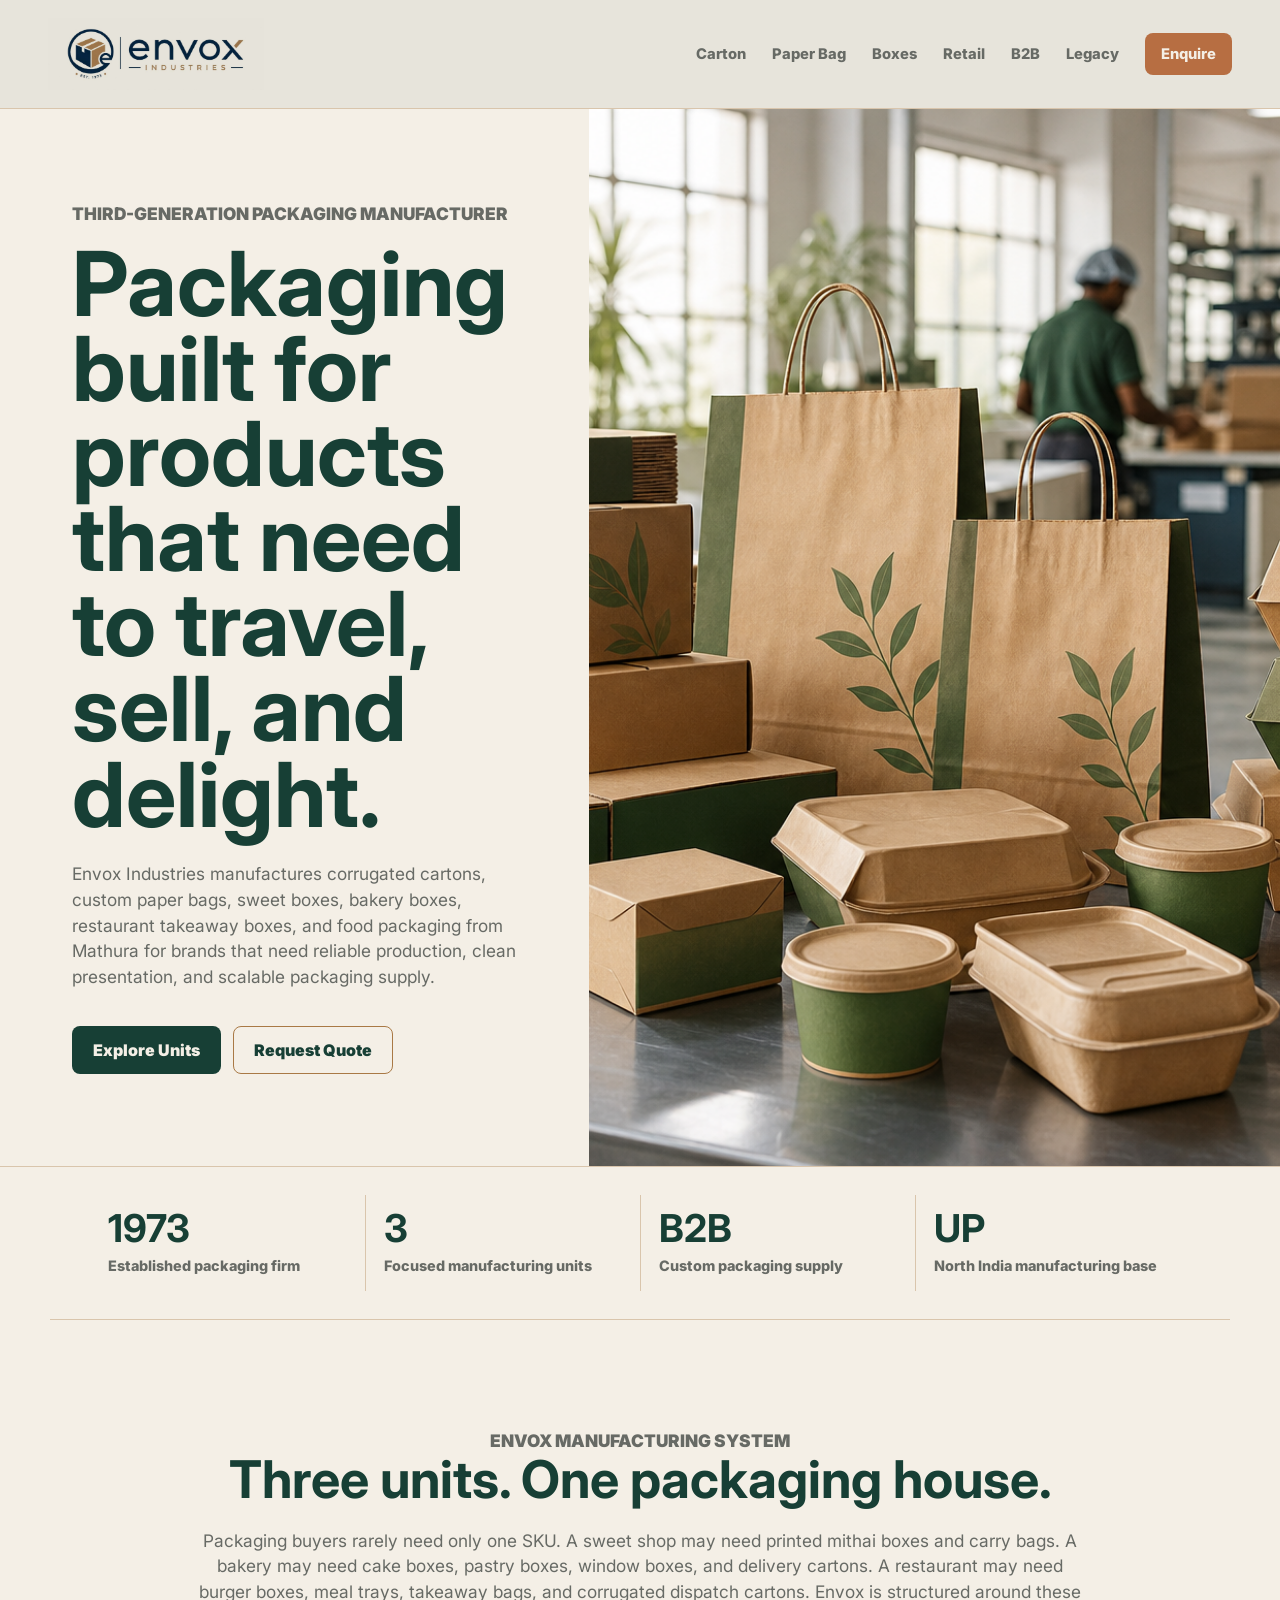
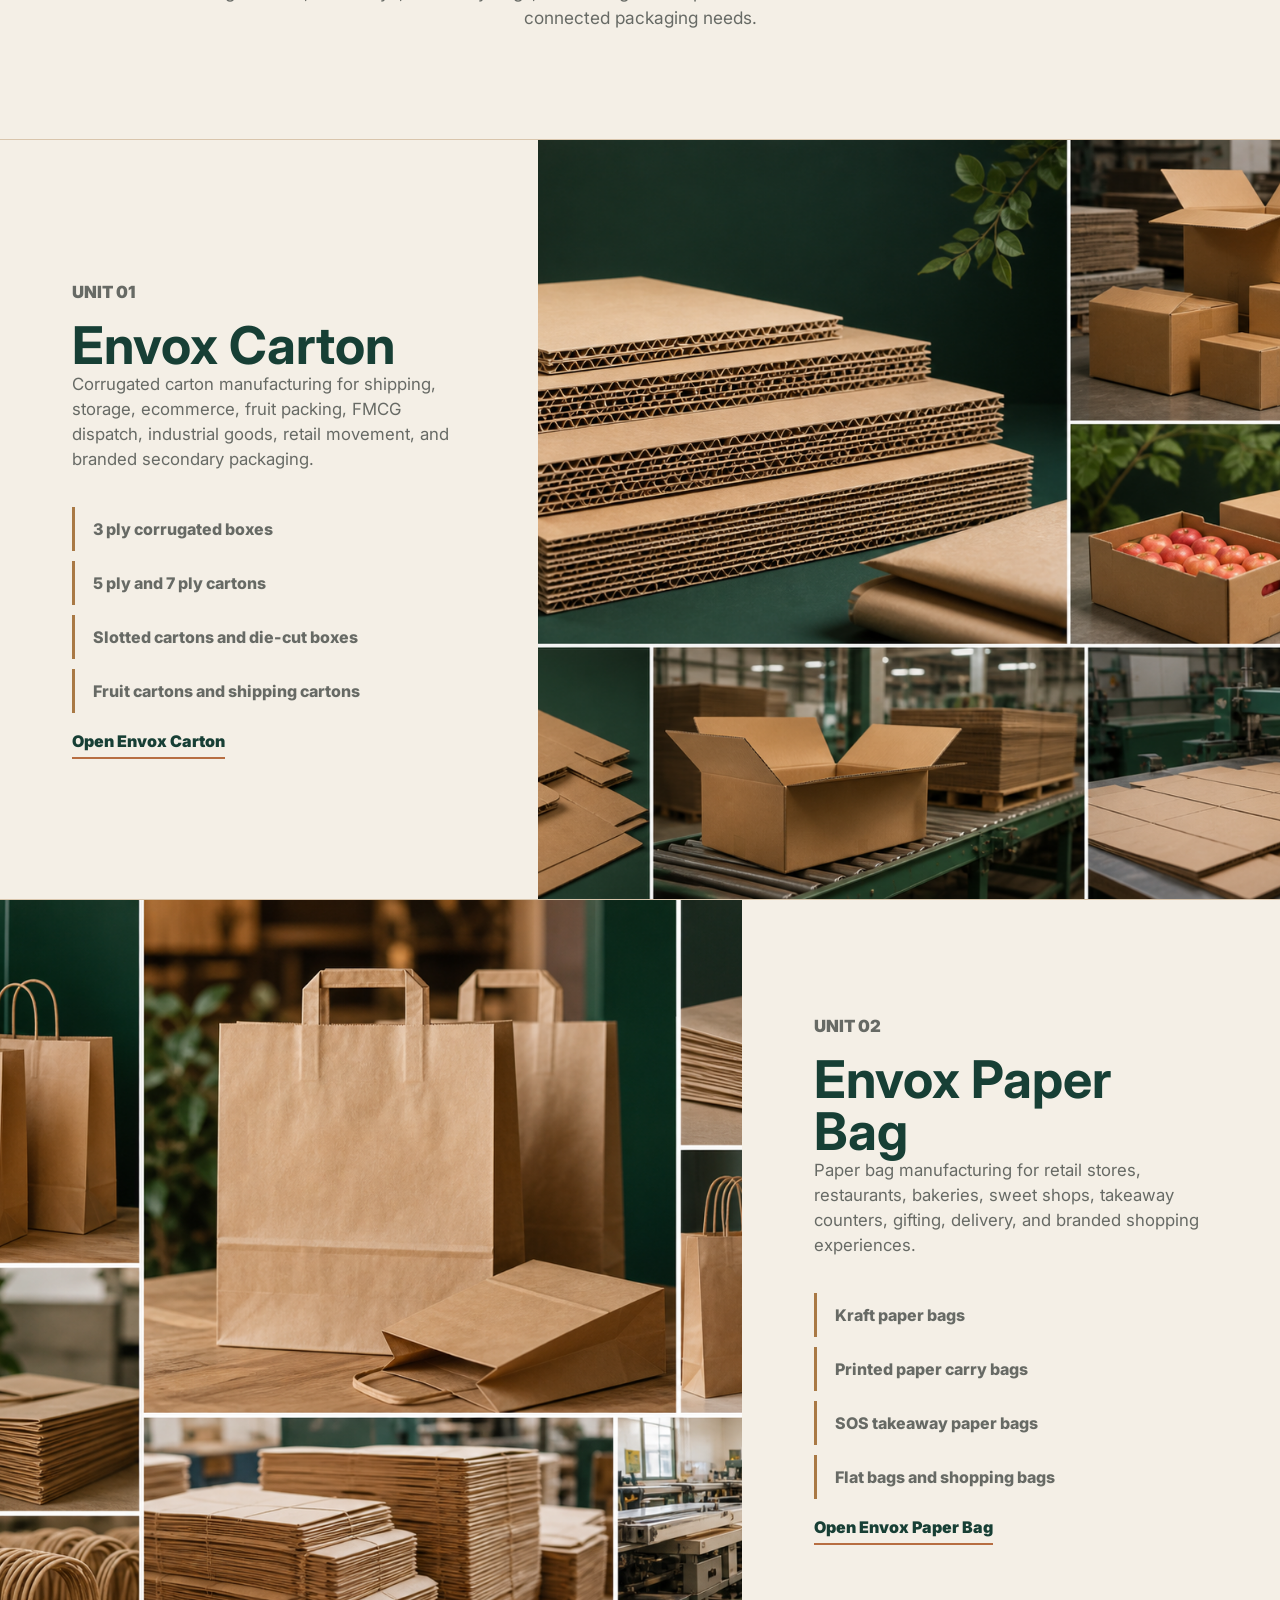
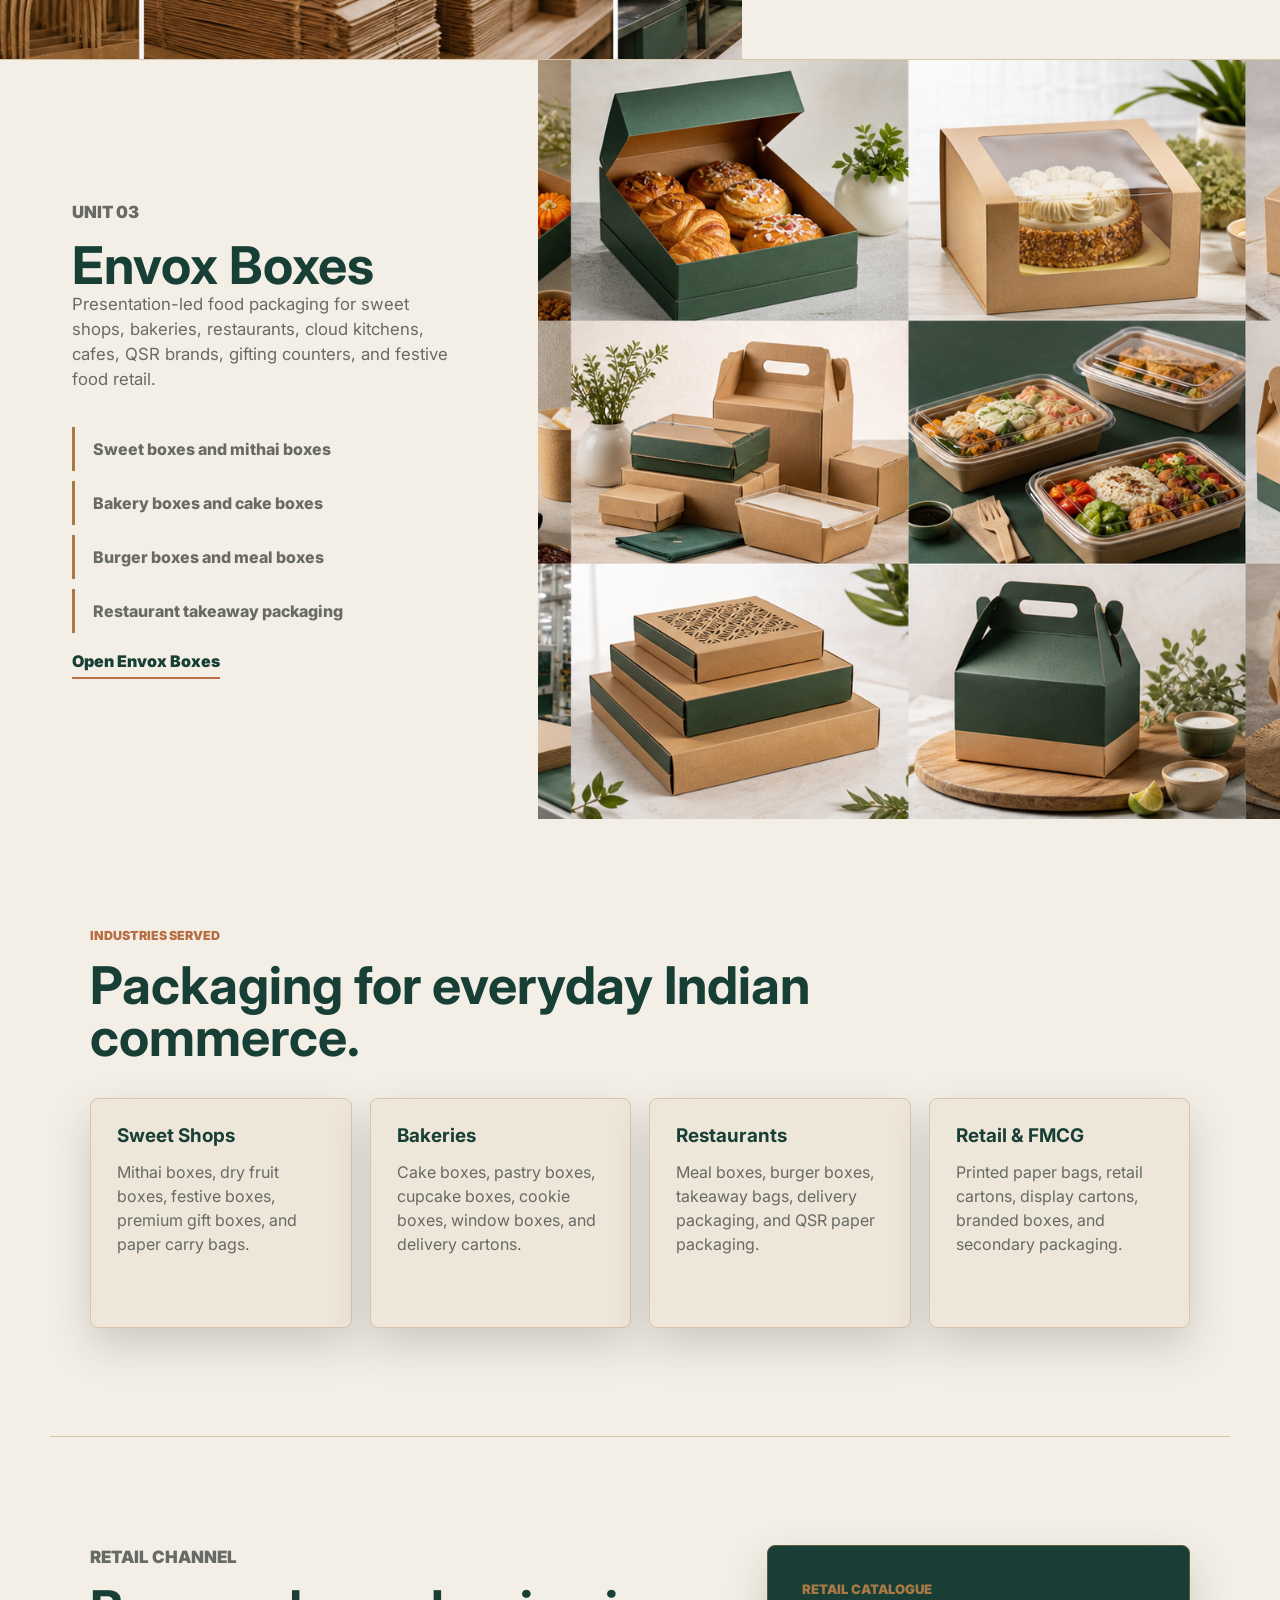
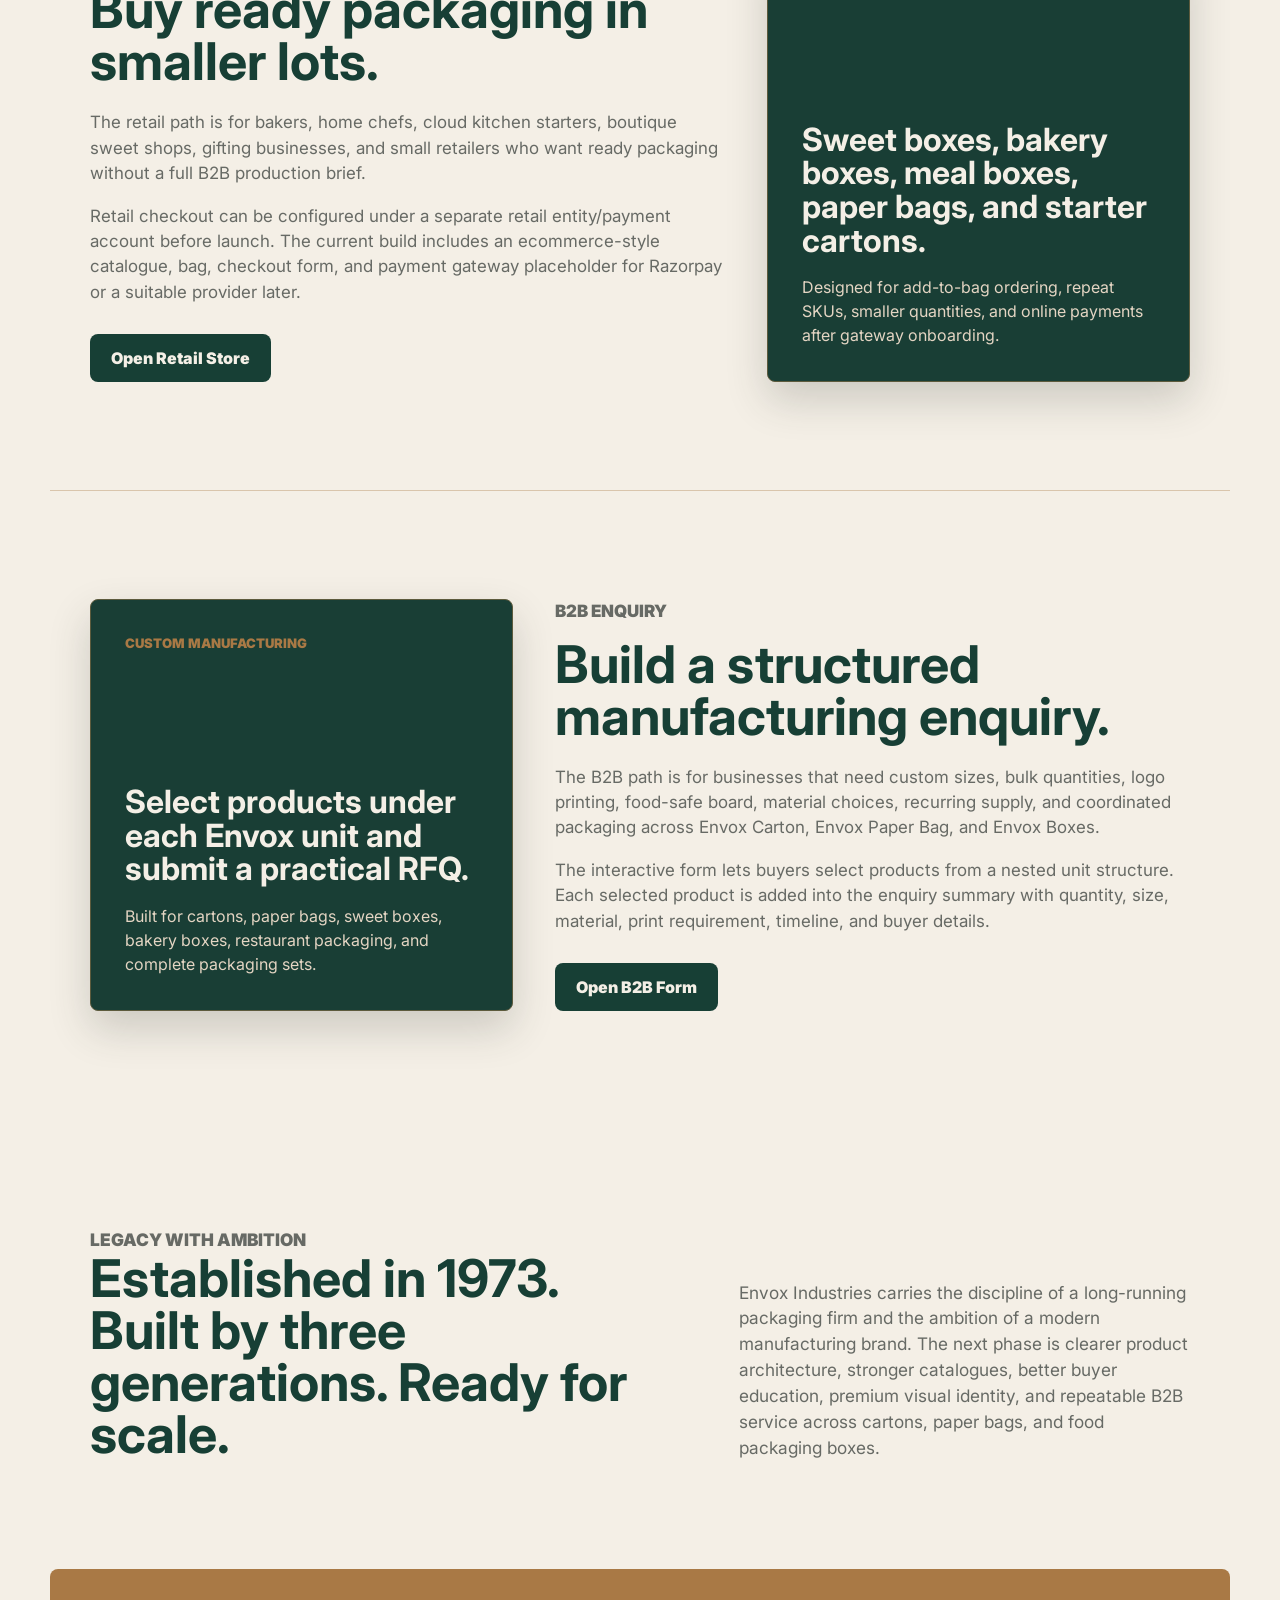
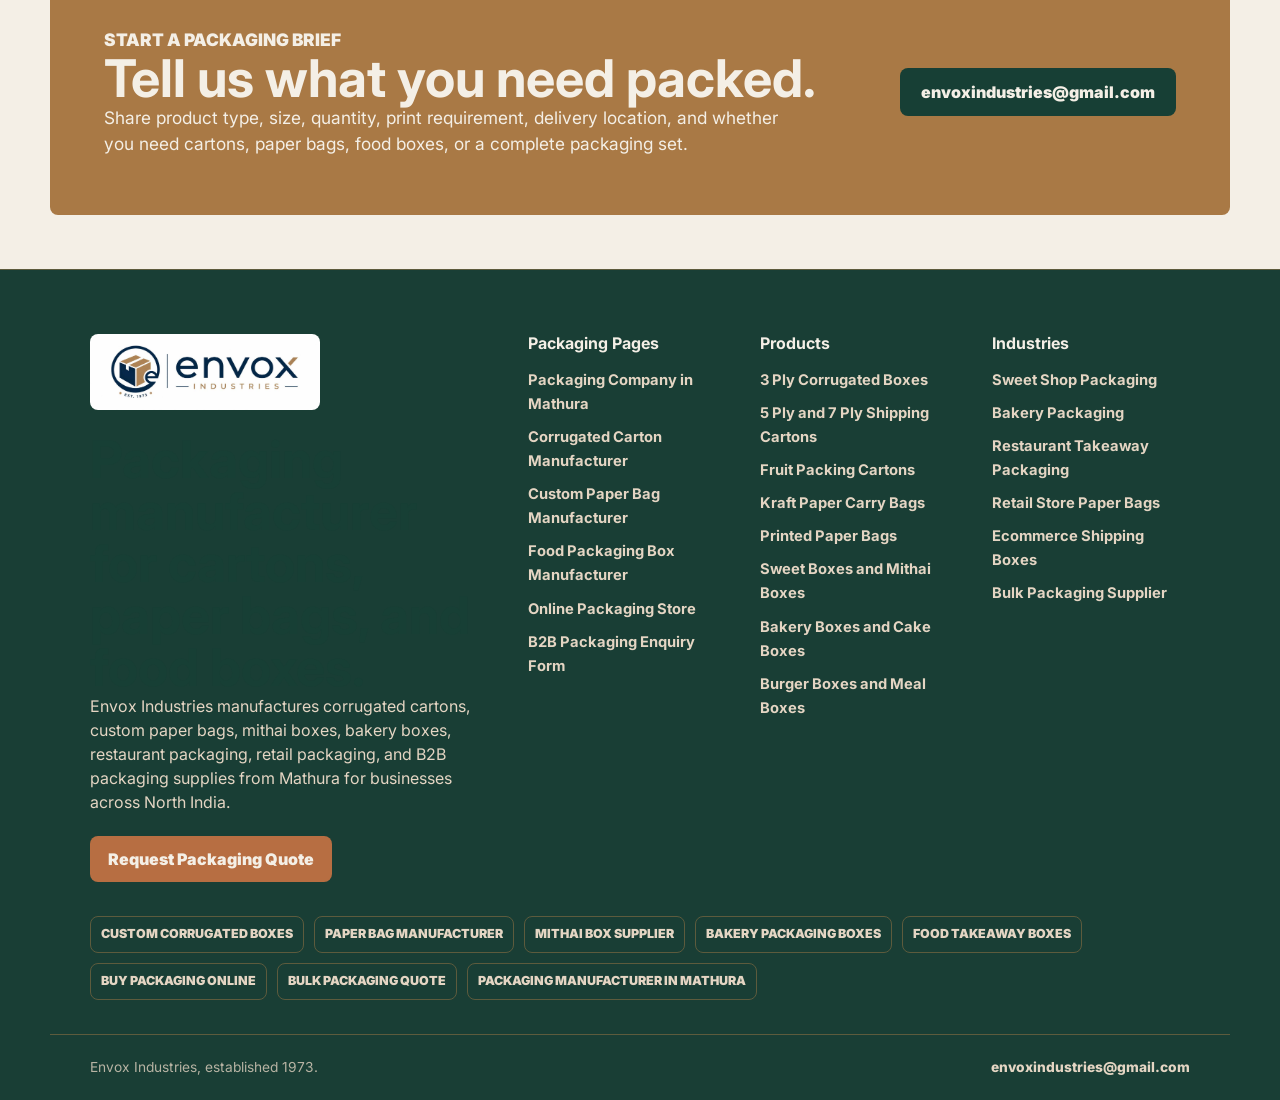
<file: index.html>
<!doctype html>
<html lang="en">
  <head>
    <meta charset="utf-8">
    <meta name="viewport" content="width=device-width, initial-scale=1">
    <title>Envox Industries | Cartons, Paper Bags & Food Packaging Since 1973</title>
    <meta
      name="description"
      content="Envox Industries is a third-generation packaging manufacturer established in 1973, making corrugated cartons, paper bags, sweet boxes, bakery boxes, and restaurant packaging."
    >
    <link rel="preconnect" href="https://fonts.googleapis.com">
    <link rel="preconnect" href="https://fonts.gstatic.com" crossorigin>
    <link
      href="https://fonts.googleapis.com/css2?family=Inter:wght@400;500;600;700;800;900&display=swap"
      rel="stylesheet"
    >
    <link rel="stylesheet" href="styles.css">
    <link rel="icon" href="assets/envox-logo.jpg" type="image/jpeg">
  </head>
  <body>
    <header class="site-header">
      <a class="brand" href="index.html" aria-label="Envox Industries home">
        <img class="brand-full-logo" src="assets/envox-full-logo.jpg" alt="Envox Industries">
      </a>
      <nav class="site-nav" aria-label="Primary navigation">
        <a href="carton.html">Carton</a>
        <a href="paper-bags.html">Paper Bag</a>
        <a href="boxes.html">Boxes</a>
        <a href="retail.html">Retail</a>
        <a href="b2b.html">B2B</a>
        <a href="index.html#legacy">Legacy</a>
        <a class="nav-cta" href="index.html#contact">Enquire</a>
      </nav>
    </header>

    <main>
      <section class="home-hero" aria-labelledby="hero-title">
        <div class="hero-copy">
          <p class="eyebrow">Third-generation packaging manufacturer</p>
          <h1 id="hero-title">Packaging built for products that need to travel, sell, and delight.</h1>
          <p class="hero-text">
            Envox Industries manufactures corrugated cartons, custom paper bags,
            sweet boxes, bakery boxes, restaurant takeaway boxes, and food
            packaging from Mathura for brands that need reliable production,
            clean presentation, and scalable packaging supply.
          </p>
          <div class="hero-actions">
            <a class="button primary" href="#units">Explore Units</a>
            <a class="button secondary" href="#contact">Request Quote</a>
          </div>
        </div>
        <figure class="hero-media">
          <img
            src="assets/envox-packaging-hero.png"
            alt="Kraft cartons, paper bags, bakery boxes, and restaurant packaging in a manufacturing workspace"
          >
        </figure>
      </section>

      <section class="stats-band" aria-label="Company highlights">
        <div>
          <strong>1973</strong>
          <span>Established packaging firm</span>
        </div>
        <div>
          <strong>3</strong>
          <span>Focused manufacturing units</span>
        </div>
        <div>
          <strong>B2B</strong>
          <span>Custom packaging supply</span>
        </div>
        <div>
          <strong>UP</strong>
          <span>North India manufacturing base</span>
        </div>
      </section>

      <section id="units" class="intro-section">
        <p class="eyebrow">Envox manufacturing system</p>
        <h2>Three units. One packaging house.</h2>
        <p>
          Packaging buyers rarely need only one SKU. A sweet shop may need
          printed mithai boxes and carry bags. A bakery may need cake boxes,
          pastry boxes, window boxes, and delivery cartons. A restaurant may
          need burger boxes, meal trays, takeaway bags, and corrugated dispatch
          cartons. Envox is structured around these connected packaging needs.
        </p>
      </section>

      <section class="unit-showcase" aria-labelledby="carton-title">
        <div class="unit-showcase-copy">
          <p class="eyebrow">Unit 01</p>
          <h2 id="carton-title">Envox Carton</h2>
          <p>
            Corrugated carton manufacturing for shipping, storage, ecommerce,
            fruit packing, FMCG dispatch, industrial goods, retail movement, and
            branded secondary packaging.
          </p>
          <ul class="keyword-list">
            <li>3 ply corrugated boxes</li>
            <li>5 ply and 7 ply cartons</li>
            <li>Slotted cartons and die-cut boxes</li>
            <li>Fruit cartons and shipping cartons</li>
          </ul>
          <a class="text-link" href="carton.html">Open Envox Carton</a>
        </div>
        <figure class="section-collage">
          <img src="assets/envox-carton-collage.png" alt="Corrugated carton manufacturing collage with cartons, sheets, and fruit boxes">
        </figure>
      </section>

      <section class="unit-showcase reverse" aria-labelledby="paper-title">
        <div class="unit-showcase-copy">
          <p class="eyebrow">Unit 02</p>
          <h2 id="paper-title">Envox Paper Bag</h2>
          <p>
            Paper bag manufacturing for retail stores, restaurants, bakeries,
            sweet shops, takeaway counters, gifting, delivery, and branded
            shopping experiences.
          </p>
          <ul class="keyword-list">
            <li>Kraft paper bags</li>
            <li>Printed paper carry bags</li>
            <li>SOS takeaway paper bags</li>
            <li>Flat bags and shopping bags</li>
          </ul>
          <a class="text-link" href="paper-bags.html">Open Envox Paper Bag</a>
        </div>
        <figure class="section-collage">
          <img src="assets/envox-paper-bag-collage.png" alt="Paper bag manufacturing collage with kraft paper bags and factory production">
        </figure>
      </section>

      <section class="unit-showcase" aria-labelledby="boxes-title">
        <div class="unit-showcase-copy">
          <p class="eyebrow">Unit 03</p>
          <h2 id="boxes-title">Envox Boxes</h2>
          <p>
            Presentation-led food packaging for sweet shops, bakeries,
            restaurants, cloud kitchens, cafes, QSR brands, gifting counters,
            and festive food retail.
          </p>
          <ul class="keyword-list">
            <li>Sweet boxes and mithai boxes</li>
            <li>Bakery boxes and cake boxes</li>
            <li>Burger boxes and meal boxes</li>
            <li>Restaurant takeaway packaging</li>
          </ul>
          <a class="text-link" href="boxes.html">Open Envox Boxes</a>
        </div>
        <figure class="section-collage">
          <img src="assets/envox-boxes-collage.png" alt="Food packaging collage with sweet boxes, bakery boxes, burger boxes, and meal trays">
        </figure>
      </section>

      <section class="market-section">
        <div class="section-heading">
          <p class="eyebrow">Industries served</p>
          <h2>Packaging for everyday Indian commerce.</h2>
        </div>
        <div class="market-grid">
          <article>
            <h3>Sweet Shops</h3>
            <p>Mithai boxes, dry fruit boxes, festive boxes, premium gift boxes, and paper carry bags.</p>
          </article>
          <article>
            <h3>Bakeries</h3>
            <p>Cake boxes, pastry boxes, cupcake boxes, cookie boxes, window boxes, and delivery cartons.</p>
          </article>
          <article>
            <h3>Restaurants</h3>
            <p>Meal boxes, burger boxes, takeaway bags, delivery packaging, and QSR paper packaging.</p>
          </article>
          <article>
            <h3>Retail & FMCG</h3>
            <p>Printed paper bags, retail cartons, display cartons, branded boxes, and secondary packaging.</p>
          </article>
        </div>
      </section>

      <section id="retail" class="channel-section" aria-labelledby="retail-title">
        <div class="channel-copy">
          <p class="eyebrow">Retail channel</p>
          <h2 id="retail-title">Buy ready packaging in smaller lots.</h2>
          <p>
            The retail path is for bakers, home chefs, cloud kitchen starters,
            boutique sweet shops, gifting businesses, and small retailers who
            want ready packaging without a full B2B production brief.
          </p>
          <p>
            Retail checkout can be configured under a separate retail
            entity/payment account before launch. The current build includes an
            ecommerce-style catalogue, bag, checkout form, and payment gateway
            placeholder for Razorpay or a suitable provider later.
          </p>
          <a class="button primary" href="retail.html">Open Retail Store</a>
        </div>
        <div class="channel-panel">
          <span>Retail catalogue</span>
          <strong>Sweet boxes, bakery boxes, meal boxes, paper bags, and starter cartons.</strong>
          <p>Designed for add-to-bag ordering, repeat SKUs, smaller quantities, and online payments after gateway onboarding.</p>
        </div>
      </section>

      <section id="b2b" class="channel-section reverse" aria-labelledby="b2b-title">
        <div class="channel-copy">
          <p class="eyebrow">B2B enquiry</p>
          <h2 id="b2b-title">Build a structured manufacturing enquiry.</h2>
          <p>
            The B2B path is for businesses that need custom sizes, bulk
            quantities, logo printing, food-safe board, material choices,
            recurring supply, and coordinated packaging across Envox Carton,
            Envox Paper Bag, and Envox Boxes.
          </p>
          <p>
            The interactive form lets buyers select products from a nested unit
            structure. Each selected product is added into the enquiry summary
            with quantity, size, material, print requirement, timeline, and
            buyer details.
          </p>
          <a class="button primary" href="b2b.html">Open B2B Form</a>
        </div>
        <div class="channel-panel">
          <span>Custom manufacturing</span>
          <strong>Select products under each Envox unit and submit a practical RFQ.</strong>
          <p>Built for cartons, paper bags, sweet boxes, bakery boxes, restaurant packaging, and complete packaging sets.</p>
        </div>
      </section>

      <section id="legacy" class="legacy-section">
        <div>
          <p class="eyebrow">Legacy with ambition</p>
          <h2>Established in 1973. Built by three generations. Ready for scale.</h2>
        </div>
        <p>
          Envox Industries carries the discipline of a long-running packaging
          firm and the ambition of a modern manufacturing brand. The next phase
          is clearer product architecture, stronger catalogues, better buyer
          education, premium visual identity, and repeatable B2B service across
          cartons, paper bags, and food packaging boxes.
        </p>
      </section>

      <section id="contact" class="contact-section" aria-labelledby="contact-title">
        <div>
          <p class="eyebrow">Start a packaging brief</p>
          <h2 id="contact-title">Tell us what you need packed.</h2>
          <p>
            Share product type, size, quantity, print requirement, delivery
            location, and whether you need cartons, paper bags, food boxes, or a
            complete packaging set.
          </p>
        </div>
        <a class="button primary" href="mailto:envoxindustries@gmail.com">envoxindustries@gmail.com</a>
      </section>
    </main>
    <footer class="site-footer" aria-labelledby="footer-title">
      <div class="footer-inner">
        <div class="footer-brand">
          <img class="footer-logo" src="assets/envox-full-logo.jpg" alt="Envox Industries">
          <h2 id="footer-title">Packaging manufacturer for cartons, paper bags, and food boxes.</h2>
          <p>
            Envox Industries manufactures corrugated cartons, custom paper bags,
            mithai boxes, bakery boxes, restaurant packaging, retail packaging,
            and B2B packaging supplies from Mathura for businesses across North
            India.
          </p>
          <a class="footer-cta" href="mailto:envoxindustries@gmail.com">Request Packaging Quote</a>
        </div>
        <nav class="footer-link-grid" aria-label="Footer backlinks">
          <section class="footer-link-group">
            <h2>Packaging Pages</h2>
            <ul>
              <li><a href="index.html">Packaging Company in Mathura</a></li>
              <li><a href="carton.html">Corrugated Carton Manufacturer</a></li>
              <li><a href="paper-bags.html">Custom Paper Bag Manufacturer</a></li>
              <li><a href="boxes.html">Food Packaging Box Manufacturer</a></li>
              <li><a href="retail.html">Online Packaging Store</a></li>
              <li><a href="b2b.html">B2B Packaging Enquiry Form</a></li>
            </ul>
          </section>
          <section class="footer-link-group">
            <h2>Products</h2>
            <ul>
              <li><a href="carton.html">3 Ply Corrugated Boxes</a></li>
              <li><a href="carton.html">5 Ply and 7 Ply Shipping Cartons</a></li>
              <li><a href="carton.html">Fruit Packing Cartons</a></li>
              <li><a href="paper-bags.html">Kraft Paper Carry Bags</a></li>
              <li><a href="paper-bags.html">Printed Paper Bags</a></li>
              <li><a href="boxes.html">Sweet Boxes and Mithai Boxes</a></li>
              <li><a href="boxes.html">Bakery Boxes and Cake Boxes</a></li>
              <li><a href="boxes.html">Burger Boxes and Meal Boxes</a></li>
            </ul>
          </section>
          <section class="footer-link-group">
            <h2>Industries</h2>
            <ul>
              <li><a href="boxes.html">Sweet Shop Packaging</a></li>
              <li><a href="boxes.html">Bakery Packaging</a></li>
              <li><a href="boxes.html">Restaurant Takeaway Packaging</a></li>
              <li><a href="paper-bags.html">Retail Store Paper Bags</a></li>
              <li><a href="carton.html">Ecommerce Shipping Boxes</a></li>
              <li><a href="b2b.html">Bulk Packaging Supplier</a></li>
            </ul>
          </section>
        </nav>
      </div>
      <nav class="footer-keywords" aria-label="Popular packaging searches">
        <a href="carton.html">custom corrugated boxes</a>
        <a href="paper-bags.html">paper bag manufacturer</a>
        <a href="boxes.html">mithai box supplier</a>
        <a href="boxes.html">bakery packaging boxes</a>
        <a href="boxes.html">food takeaway boxes</a>
        <a href="retail.html">buy packaging online</a>
        <a href="b2b.html">bulk packaging quote</a>
        <a href="index.html#contact">packaging manufacturer in Mathura</a>
      </nav>
      <div class="footer-bottom">
        <span>Envox Industries, established 1973.</span>
        <a href="mailto:envoxindustries@gmail.com">envoxindustries@gmail.com</a>
      </div>
    </footer>
  </body>
</html>
</file>
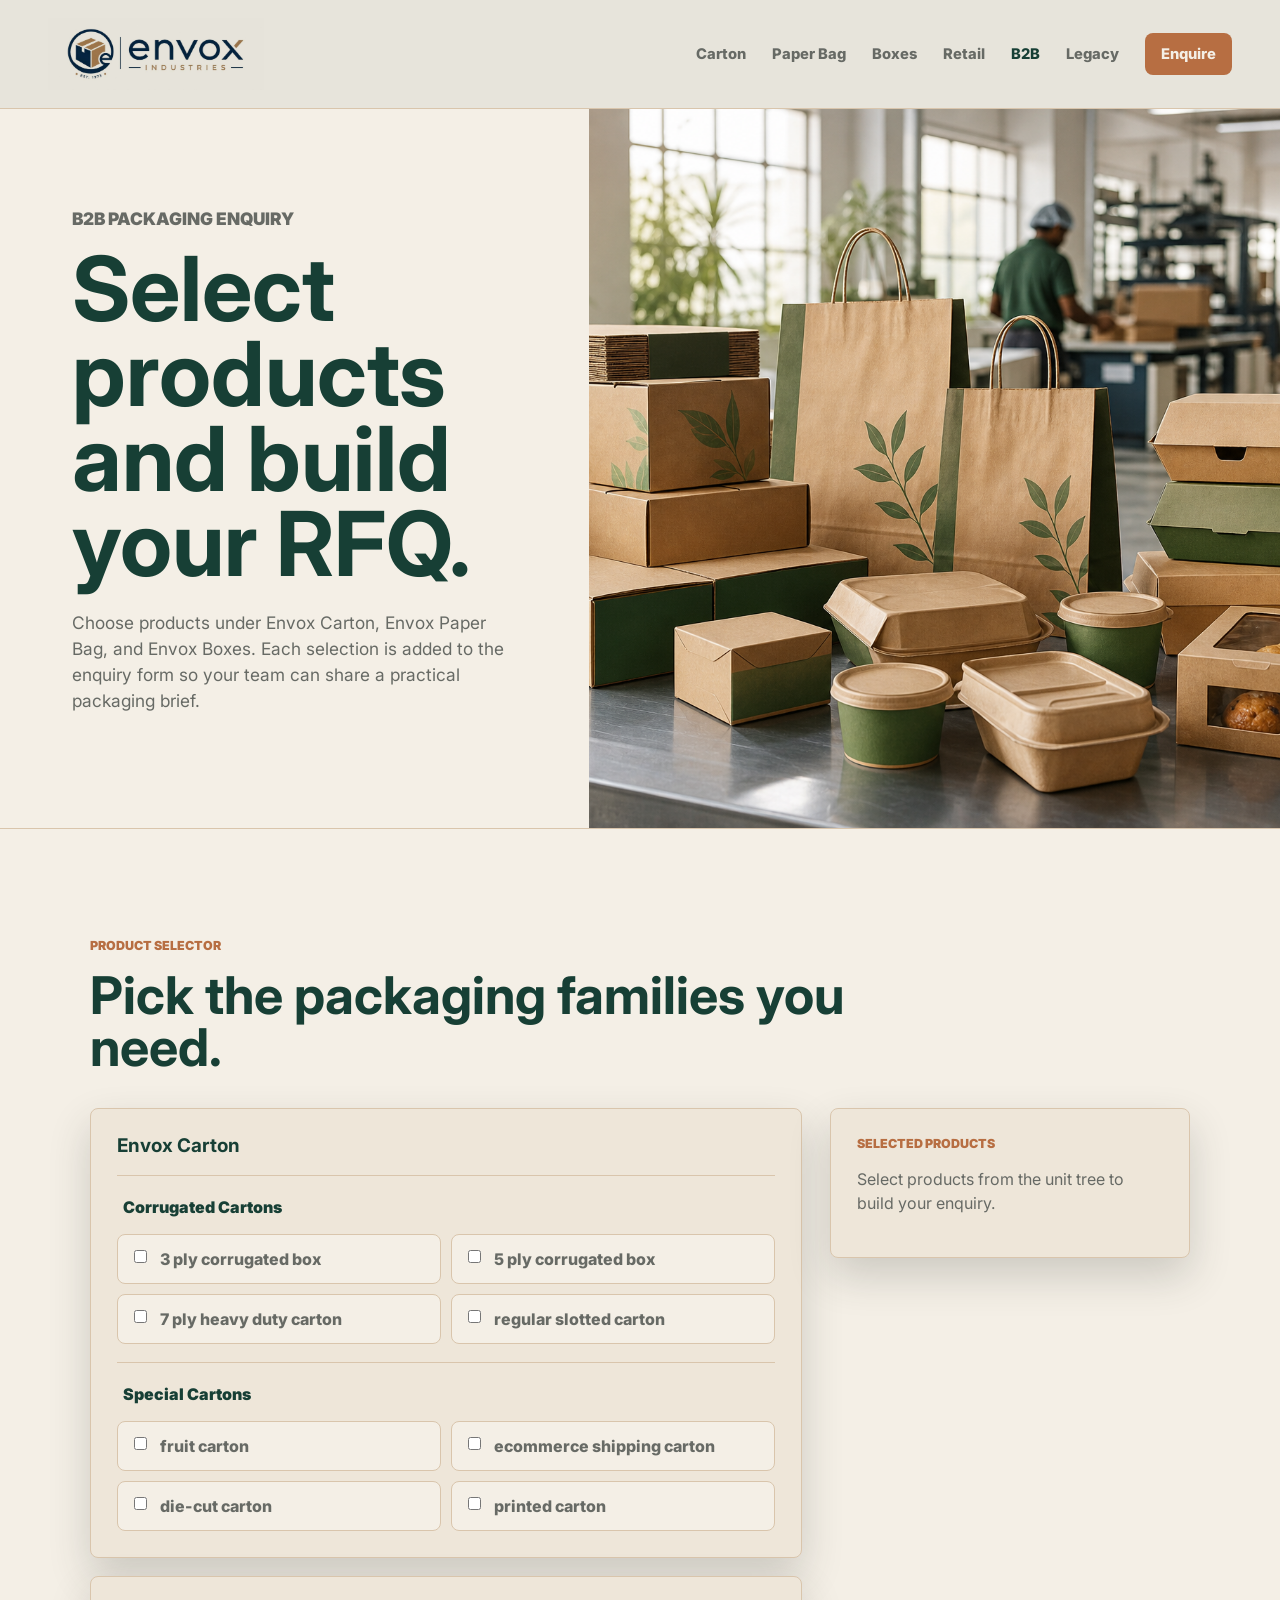
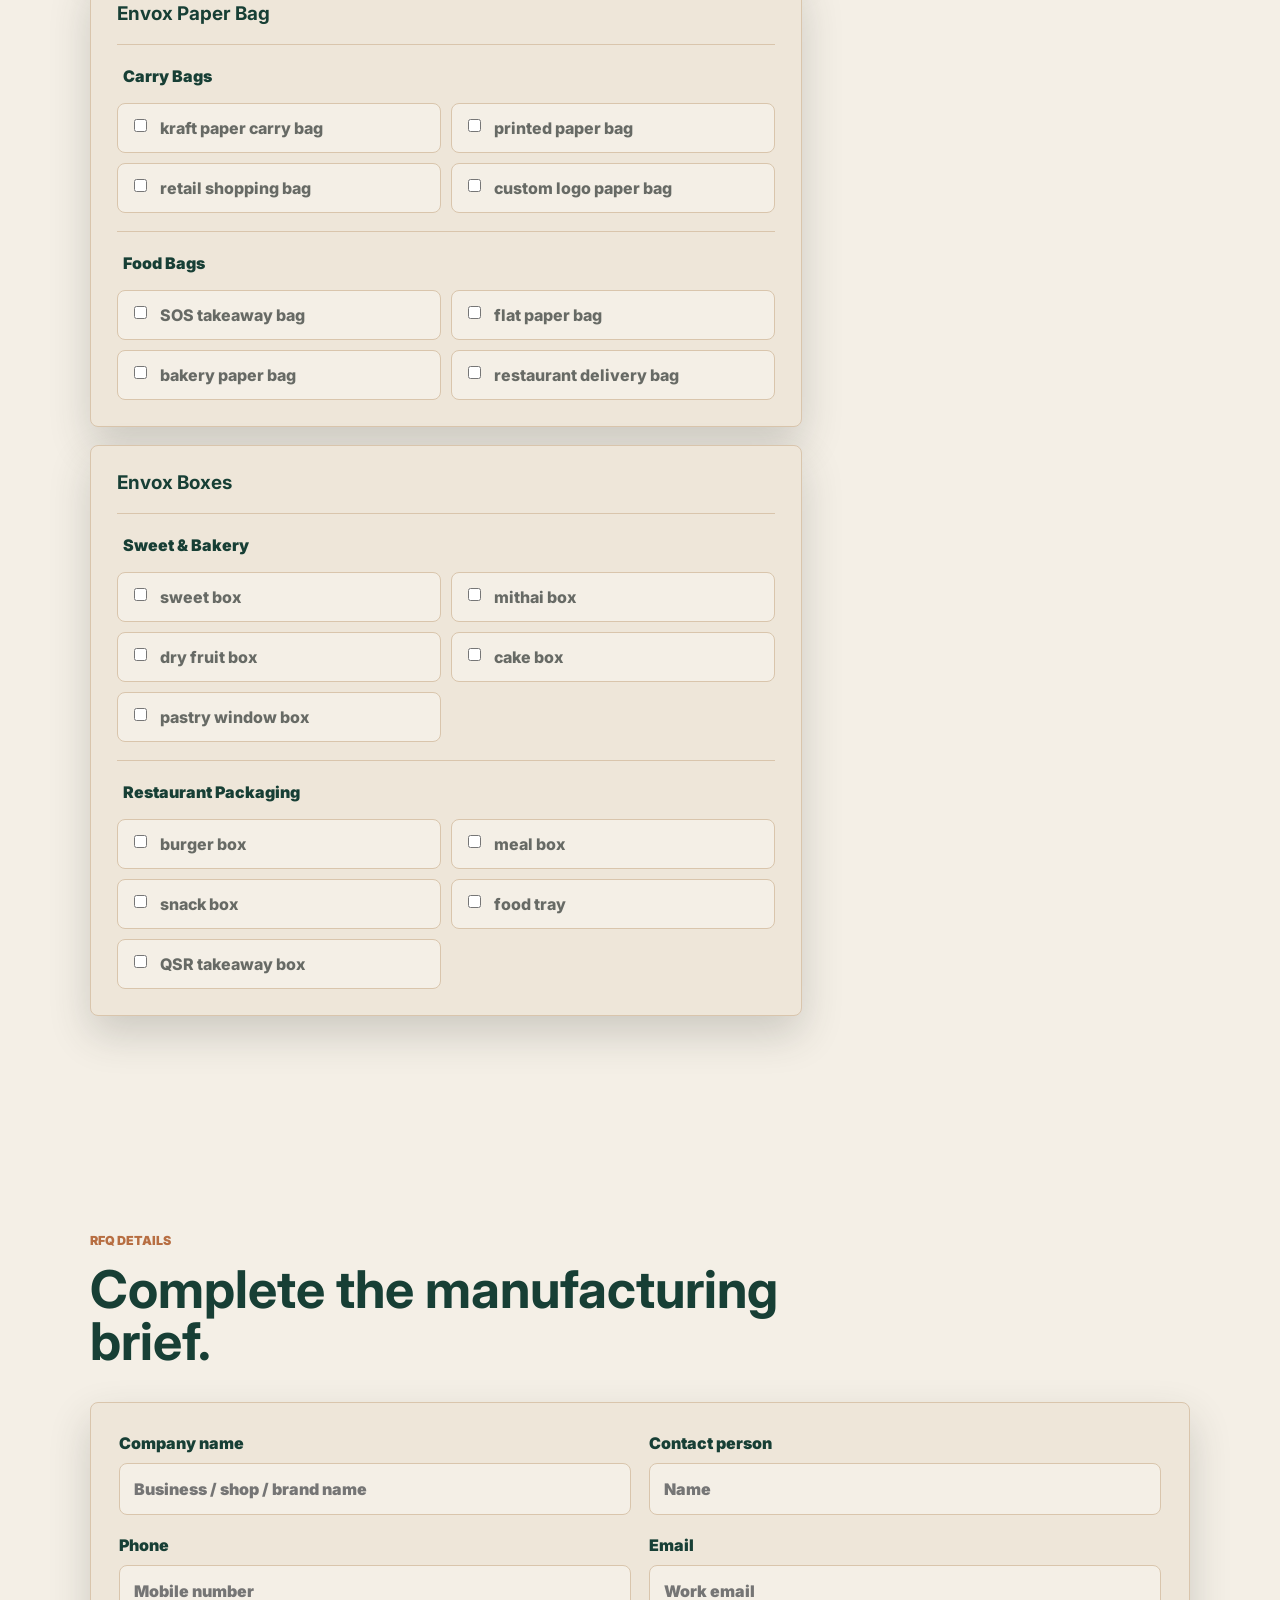
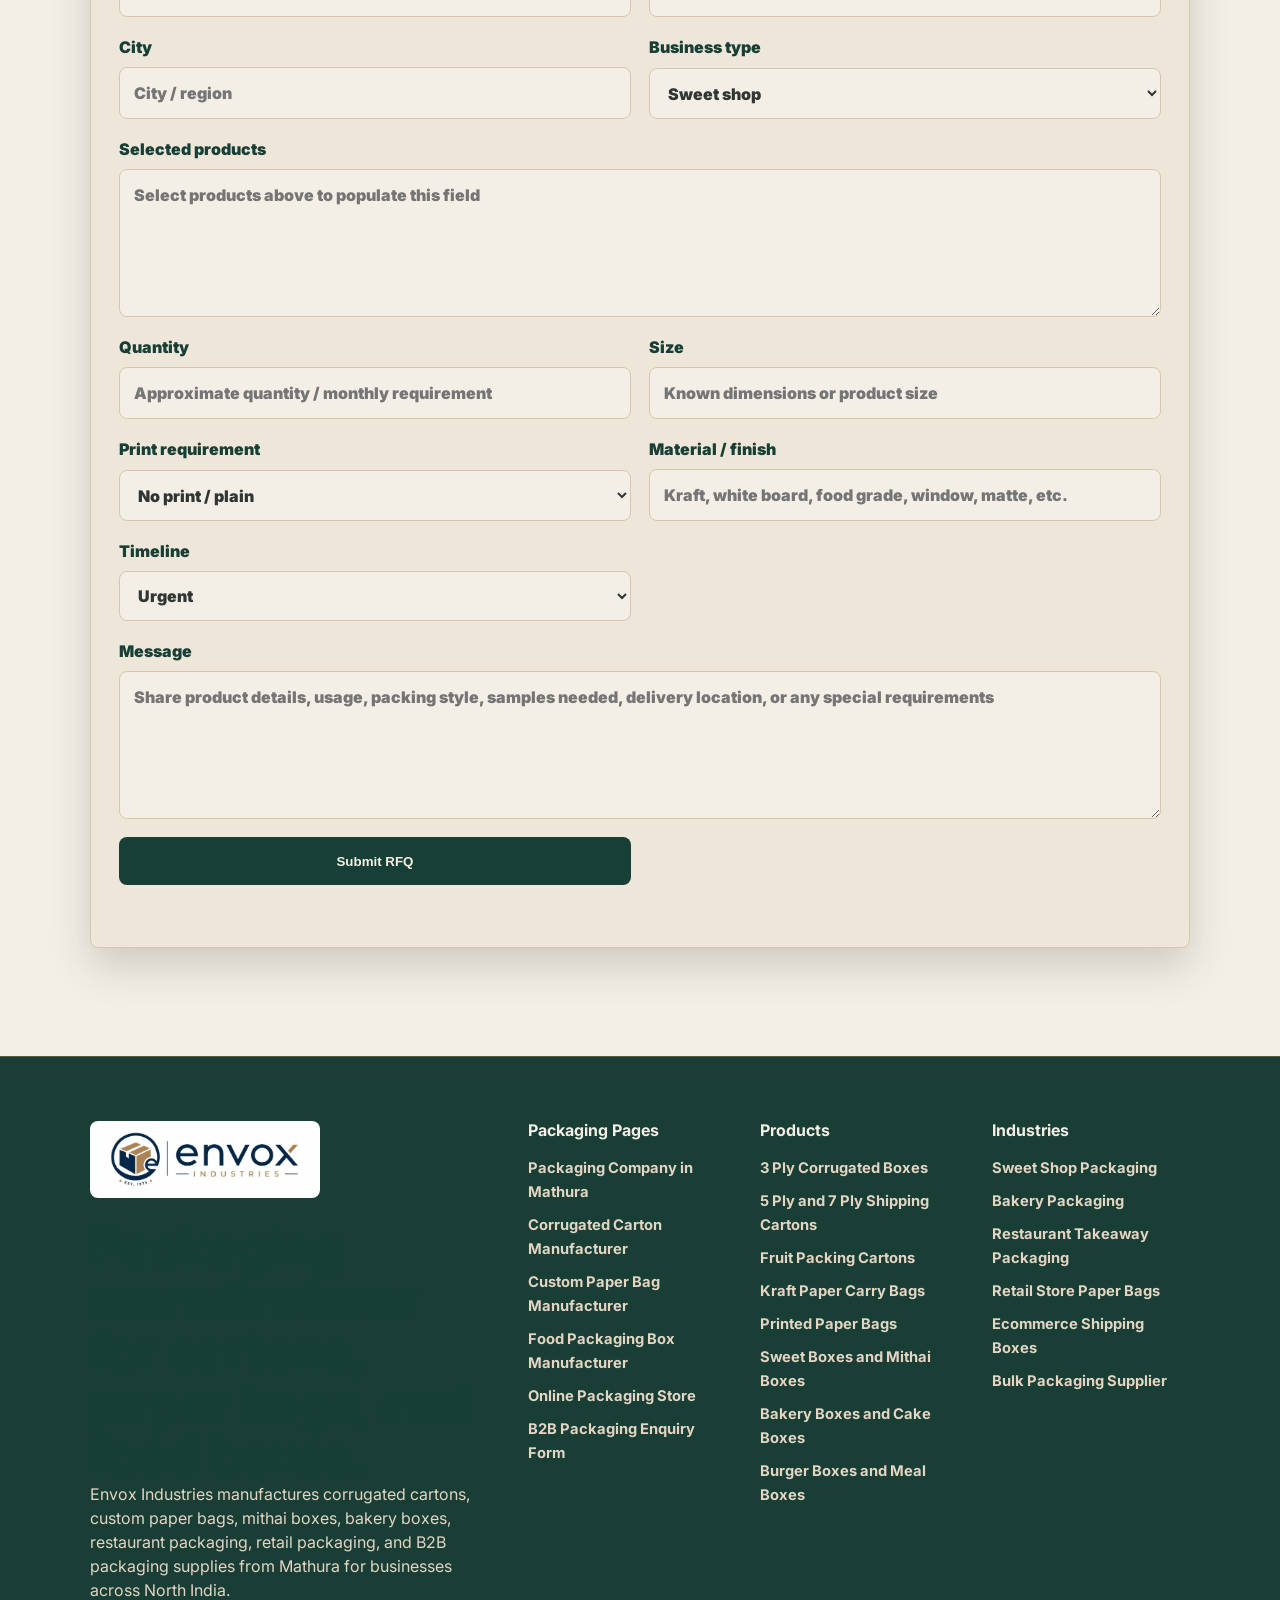
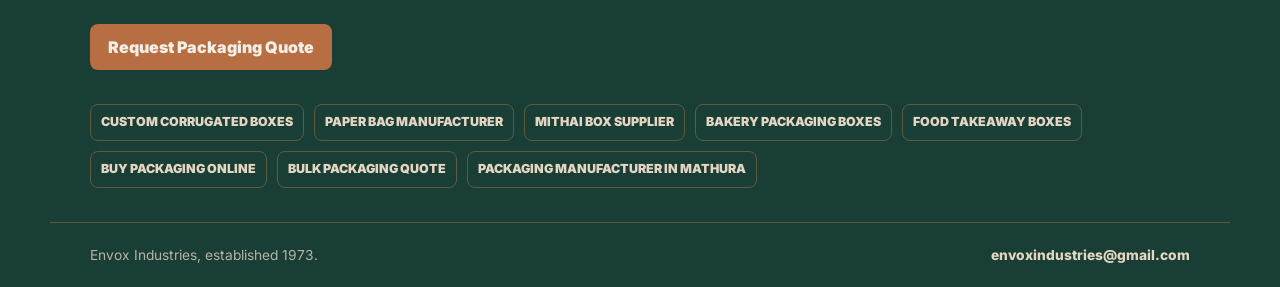
<file: b2b.html>
<!doctype html>
<html lang="en">
  <head>
    <meta charset="utf-8">
    <meta name="viewport" content="width=device-width, initial-scale=1">
    <title>Envox B2B | Custom Packaging Enquiry Form</title>
    <meta
      name="description"
      content="Build a B2B packaging enquiry for Envox Carton, Envox Paper Bag, and Envox Boxes with selected products, quantities, sizes, print requirements, materials, and timeline."
    >
    <link rel="preconnect" href="https://fonts.googleapis.com">
    <link rel="preconnect" href="https://fonts.gstatic.com" crossorigin>
    <link href="https://fonts.googleapis.com/css2?family=Inter:wght@400;500;600;700;800;900&display=swap" rel="stylesheet">
    <link rel="stylesheet" href="styles.css">
    <link rel="icon" href="assets/envox-logo.jpg" type="image/jpeg">
    <script src="firebase-config.js" defer></script>
    <script src="app.js" defer></script>
  </head>
  <body data-page="b2b">
    <header class="site-header">
      <a class="brand" href="index.html" aria-label="Envox Industries home">
        <img class="brand-full-logo" src="assets/envox-full-logo.jpg" alt="Envox Industries">
      </a>
      <nav class="site-nav" aria-label="Primary navigation">
        <a href="carton.html">Carton</a>
        <a href="paper-bags.html">Paper Bag</a>
        <a href="boxes.html">Boxes</a>
        <a href="retail.html">Retail</a>
        <a class="active" href="b2b.html">B2B</a>
        <a href="index.html#legacy">Legacy</a>
        <a class="nav-cta" href="#b2b-form">Enquire</a>
      </nav>
    </header>

    <main>
      <section class="page-hero">
        <div class="page-hero-copy">
          <p class="eyebrow">B2B packaging enquiry</p>
          <h1>Select products and build your RFQ.</h1>
          <p>
            Choose products under Envox Carton, Envox Paper Bag, and Envox
            Boxes. Each selection is added to the enquiry form so your team can
            share a practical packaging brief.
          </p>
        </div>
        <figure class="page-hero-media">
          <img src="assets/envox-packaging-hero.png" alt="Packaging products for B2B enquiry">
        </figure>
      </section>

      <section class="b2b-builder-section">
        <div class="section-heading">
          <p class="eyebrow">Product selector</p>
          <h2>Pick the packaging families you need.</h2>
        </div>
        <div class="b2b-layout">
          <div id="b2b-product-tree" class="product-tree"></div>
          <aside class="selected-panel">
            <p class="eyebrow">Selected products</p>
            <div id="b2b-selected-products" class="selected-products"></div>
          </aside>
        </div>
      </section>

      <section id="b2b-form" class="b2b-form-section">
        <div class="section-heading">
          <p class="eyebrow">RFQ details</p>
          <h2>Complete the manufacturing brief.</h2>
        </div>
        <form class="b2b-form">
          <label>
            Company name
            <input type="text" name="company" placeholder="Business / shop / brand name" required>
          </label>
          <label>
            Contact person
            <input type="text" name="person" placeholder="Name" required>
          </label>
          <label>
            Phone
            <input type="tel" name="phone" placeholder="Mobile number" required>
          </label>
          <label>
            Email
            <input type="email" name="email" placeholder="Work email">
          </label>
          <label>
            City
            <input type="text" name="city" placeholder="City / region">
          </label>
          <label>
            Business type
            <select name="businessType">
              <option>Sweet shop</option>
              <option>Bakery</option>
              <option>Restaurant / QSR</option>
              <option>Cloud kitchen</option>
              <option>Retail brand</option>
              <option>Industrial buyer</option>
              <option>Other</option>
            </select>
          </label>
          <label class="full-span">
            Selected products
            <textarea id="selected-products-field" name="selectedProducts" rows="5" placeholder="Select products above to populate this field"></textarea>
          </label>
          <label>
            Quantity
            <input type="text" name="quantity" placeholder="Approximate quantity / monthly requirement">
          </label>
          <label>
            Size
            <input type="text" name="size" placeholder="Known dimensions or product size">
          </label>
          <label>
            Print requirement
            <select name="printRequirement">
              <option>No print / plain</option>
              <option>Logo print</option>
              <option>Single color print</option>
              <option>Multi-color print</option>
              <option>Need design support</option>
            </select>
          </label>
          <label>
            Material / finish
            <input type="text" name="material" placeholder="Kraft, white board, food grade, window, matte, etc.">
          </label>
          <label>
            Timeline
            <select name="timeline">
              <option>Urgent</option>
              <option>1-2 weeks</option>
              <option>2-4 weeks</option>
              <option>Monthly recurring supply</option>
              <option>Planning stage</option>
            </select>
          </label>
          <label class="full-span">
            Message
            <textarea name="message" rows="5" placeholder="Share product details, usage, packing style, samples needed, delivery location, or any special requirements"></textarea>
          </label>
          <button class="button primary" type="button" data-b2b-submit>Submit RFQ</button>
          <p id="b2b-note" class="form-note full-span" role="status" aria-live="polite"></p>
        </form>
      </section>
    </main>
    <footer class="site-footer" aria-labelledby="footer-title">
      <div class="footer-inner">
        <div class="footer-brand">
          <img class="footer-logo" src="assets/envox-full-logo.jpg" alt="Envox Industries">
          <h2 id="footer-title">Packaging manufacturer for cartons, paper bags, and food boxes.</h2>
          <p>
            Envox Industries manufactures corrugated cartons, custom paper bags,
            mithai boxes, bakery boxes, restaurant packaging, retail packaging,
            and B2B packaging supplies from Mathura for businesses across North
            India.
          </p>
          <a class="footer-cta" href="mailto:envoxindustries@gmail.com">Request Packaging Quote</a>
        </div>
        <nav class="footer-link-grid" aria-label="Footer backlinks">
          <section class="footer-link-group">
            <h2>Packaging Pages</h2>
            <ul>
              <li><a href="index.html">Packaging Company in Mathura</a></li>
              <li><a href="carton.html">Corrugated Carton Manufacturer</a></li>
              <li><a href="paper-bags.html">Custom Paper Bag Manufacturer</a></li>
              <li><a href="boxes.html">Food Packaging Box Manufacturer</a></li>
              <li><a href="retail.html">Online Packaging Store</a></li>
              <li><a href="b2b.html">B2B Packaging Enquiry Form</a></li>
            </ul>
          </section>
          <section class="footer-link-group">
            <h2>Products</h2>
            <ul>
              <li><a href="carton.html">3 Ply Corrugated Boxes</a></li>
              <li><a href="carton.html">5 Ply and 7 Ply Shipping Cartons</a></li>
              <li><a href="carton.html">Fruit Packing Cartons</a></li>
              <li><a href="paper-bags.html">Kraft Paper Carry Bags</a></li>
              <li><a href="paper-bags.html">Printed Paper Bags</a></li>
              <li><a href="boxes.html">Sweet Boxes and Mithai Boxes</a></li>
              <li><a href="boxes.html">Bakery Boxes and Cake Boxes</a></li>
              <li><a href="boxes.html">Burger Boxes and Meal Boxes</a></li>
            </ul>
          </section>
          <section class="footer-link-group">
            <h2>Industries</h2>
            <ul>
              <li><a href="boxes.html">Sweet Shop Packaging</a></li>
              <li><a href="boxes.html">Bakery Packaging</a></li>
              <li><a href="boxes.html">Restaurant Takeaway Packaging</a></li>
              <li><a href="paper-bags.html">Retail Store Paper Bags</a></li>
              <li><a href="carton.html">Ecommerce Shipping Boxes</a></li>
              <li><a href="b2b.html">Bulk Packaging Supplier</a></li>
            </ul>
          </section>
        </nav>
      </div>
      <nav class="footer-keywords" aria-label="Popular packaging searches">
        <a href="carton.html">custom corrugated boxes</a>
        <a href="paper-bags.html">paper bag manufacturer</a>
        <a href="boxes.html">mithai box supplier</a>
        <a href="boxes.html">bakery packaging boxes</a>
        <a href="boxes.html">food takeaway boxes</a>
        <a href="retail.html">buy packaging online</a>
        <a href="b2b.html">bulk packaging quote</a>
        <a href="index.html#contact">packaging manufacturer in Mathura</a>
      </nav>
      <div class="footer-bottom">
        <span>Envox Industries, established 1973.</span>
        <a href="mailto:envoxindustries@gmail.com">envoxindustries@gmail.com</a>
      </div>
    </footer>
  </body>
</html>
</file>
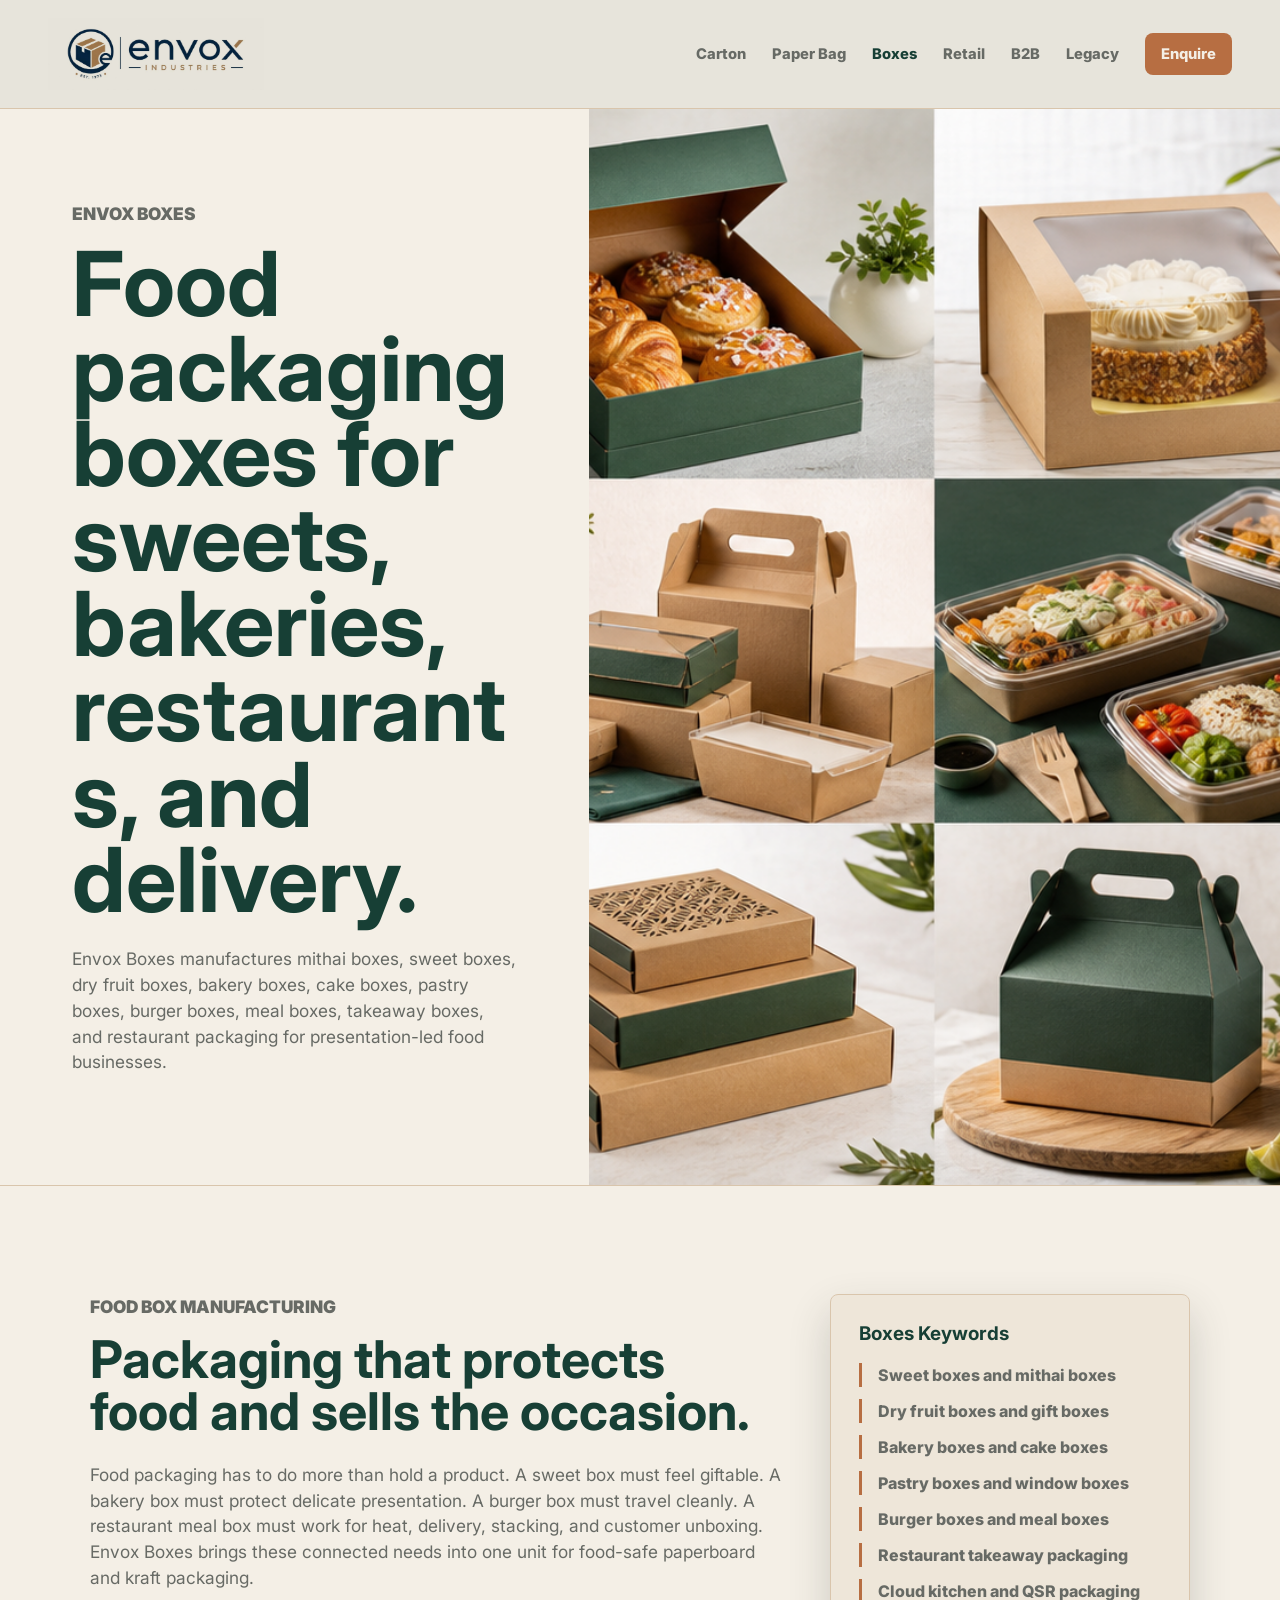
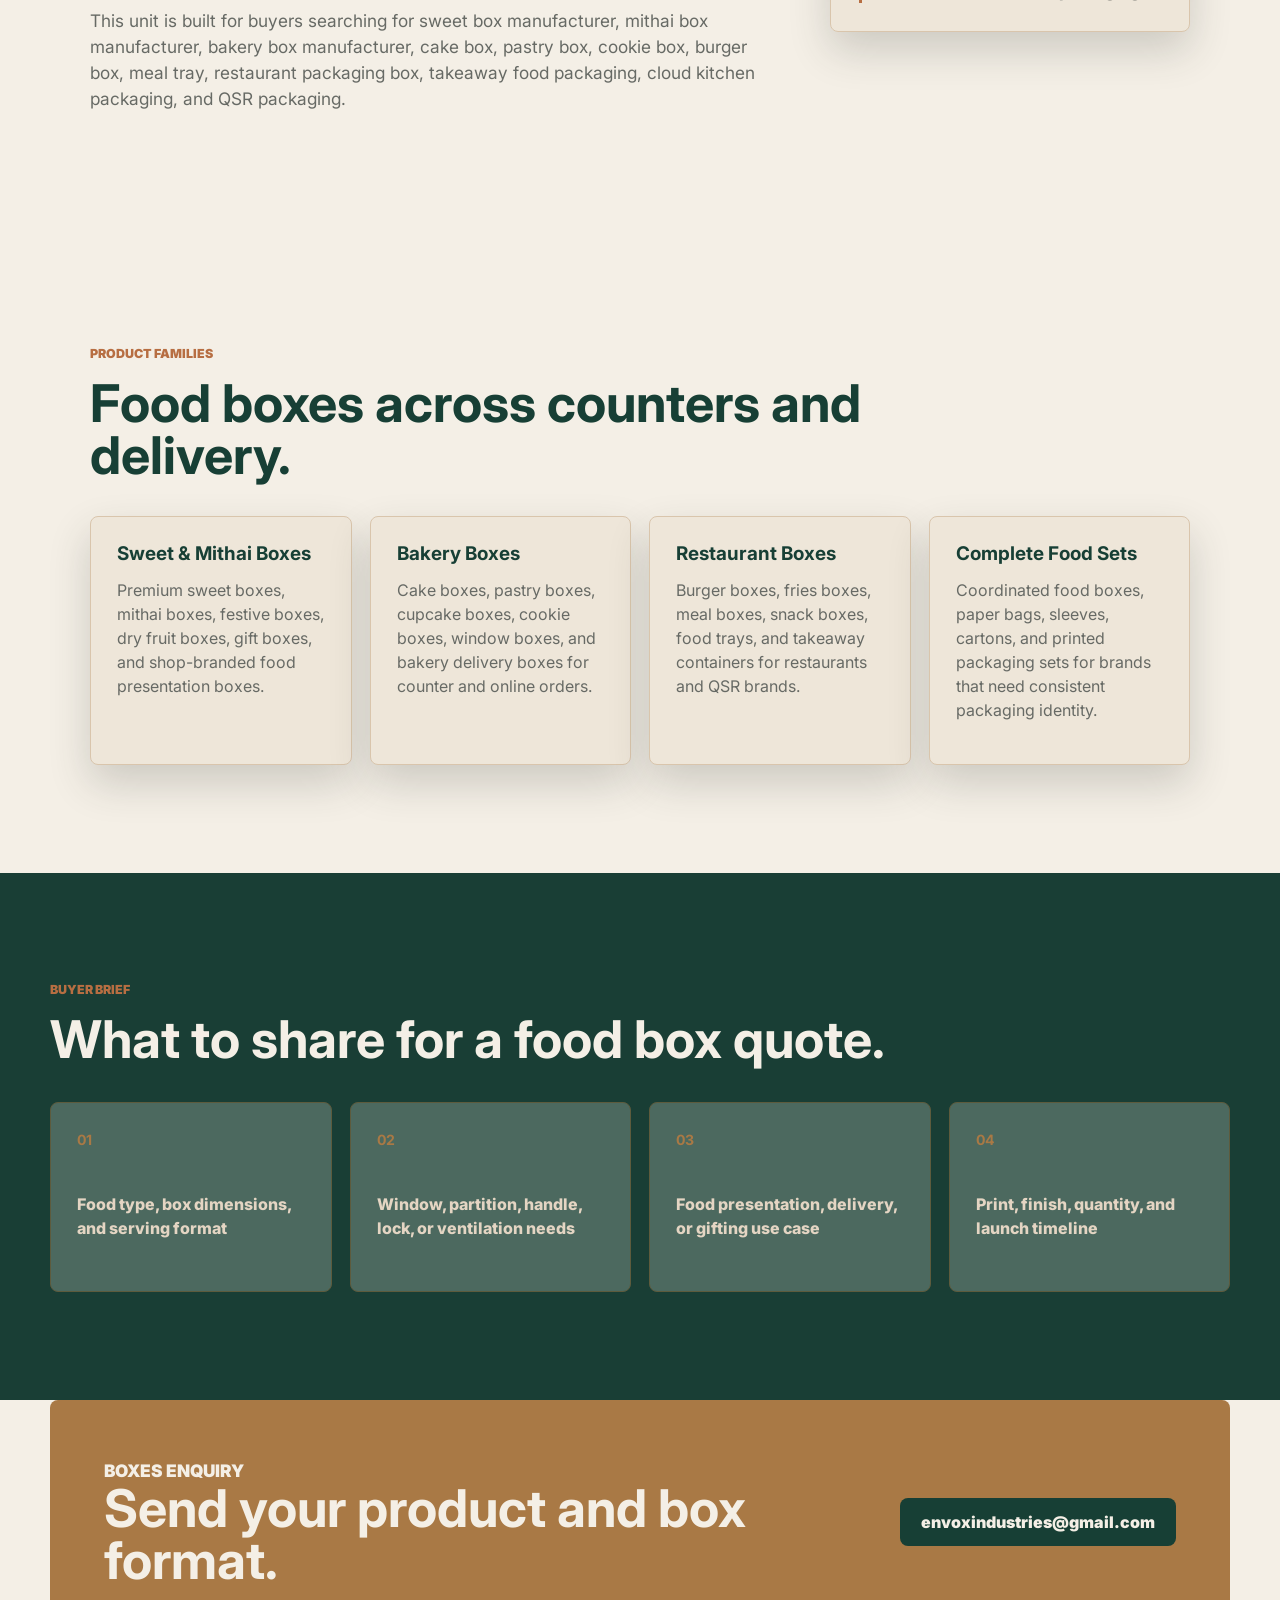
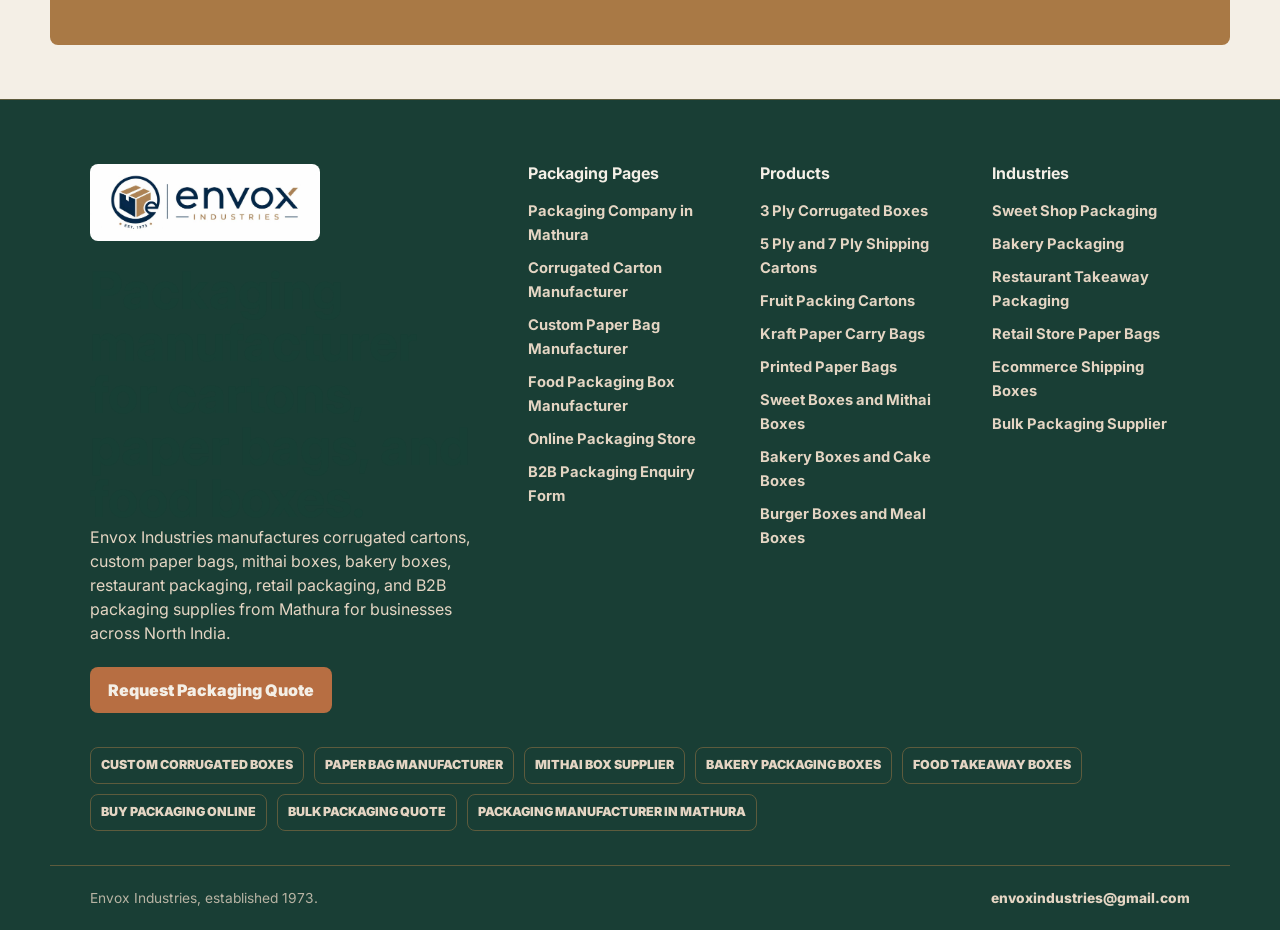
<file: boxes.html>
<!doctype html>
<html lang="en">
  <head>
    <meta charset="utf-8">
    <meta name="viewport" content="width=device-width, initial-scale=1">
    <title>Envox Boxes | Sweet Boxes, Bakery Boxes & Restaurant Packaging</title>
    <meta
      name="description"
      content="Envox Boxes manufactures sweet boxes, mithai boxes, bakery boxes, cake boxes, pastry boxes, burger boxes, meal boxes, and restaurant takeaway packaging."
    >
    <link rel="preconnect" href="https://fonts.googleapis.com">
    <link rel="preconnect" href="https://fonts.gstatic.com" crossorigin>
    <link href="https://fonts.googleapis.com/css2?family=Inter:wght@400;500;600;700;800;900&display=swap" rel="stylesheet">
    <link rel="stylesheet" href="styles.css">
    <link rel="icon" href="assets/envox-logo.jpg" type="image/jpeg">
  </head>
  <body>
    <header class="site-header">
      <a class="brand" href="index.html" aria-label="Envox Industries home">
        <img class="brand-full-logo" src="assets/envox-full-logo.jpg" alt="Envox Industries">
      </a>
      <nav class="site-nav" aria-label="Primary navigation">
        <a href="carton.html">Carton</a>
        <a href="paper-bags.html">Paper Bag</a>
        <a class="active" href="boxes.html">Boxes</a>
        <a href="retail.html">Retail</a>
        <a href="b2b.html">B2B</a>
        <a href="index.html#legacy">Legacy</a>
        <a class="nav-cta" href="#contact">Enquire</a>
      </nav>
    </header>

    <main>
      <section class="page-hero">
        <div class="page-hero-copy">
          <p class="eyebrow">Envox Boxes</p>
          <h1>Food packaging boxes for sweets, bakeries, restaurants, and delivery.</h1>
          <p>
            Envox Boxes manufactures mithai boxes, sweet boxes, dry fruit boxes,
            bakery boxes, cake boxes, pastry boxes, burger boxes, meal boxes,
            takeaway boxes, and restaurant packaging for presentation-led food
            businesses.
          </p>
        </div>
        <figure class="page-hero-media">
          <img src="assets/envox-boxes-collage.png" alt="Sweet boxes, bakery boxes, and restaurant packaging collage">
        </figure>
      </section>

      <section class="content-band">
        <div class="content-main">
          <p class="eyebrow">Food box manufacturing</p>
          <h2>Packaging that protects food and sells the occasion.</h2>
          <p>
            Food packaging has to do more than hold a product. A sweet box must
            feel giftable. A bakery box must protect delicate presentation. A
            burger box must travel cleanly. A restaurant meal box must work for
            heat, delivery, stacking, and customer unboxing. Envox Boxes brings
            these connected needs into one unit for food-safe paperboard and
            kraft packaging.
          </p>
          <p>
            This unit is built for buyers searching for sweet box manufacturer,
            mithai box manufacturer, bakery box manufacturer, cake box, pastry
            box, cookie box, burger box, meal tray, restaurant packaging box,
            takeaway food packaging, cloud kitchen packaging, and QSR packaging.
          </p>
        </div>
        <aside class="side-panel">
          <h3>Boxes Keywords</h3>
          <ul>
            <li>Sweet boxes and mithai boxes</li>
            <li>Dry fruit boxes and gift boxes</li>
            <li>Bakery boxes and cake boxes</li>
            <li>Pastry boxes and window boxes</li>
            <li>Burger boxes and meal boxes</li>
            <li>Restaurant takeaway packaging</li>
            <li>Cloud kitchen and QSR packaging</li>
          </ul>
        </aside>
      </section>

      <section class="detail-section">
        <div class="section-heading">
          <p class="eyebrow">Product families</p>
          <h2>Food boxes across counters and delivery.</h2>
        </div>
        <div class="detail-grid">
          <article>
            <h3>Sweet & Mithai Boxes</h3>
            <p>Premium sweet boxes, mithai boxes, festive boxes, dry fruit boxes, gift boxes, and shop-branded food presentation boxes.</p>
          </article>
          <article>
            <h3>Bakery Boxes</h3>
            <p>Cake boxes, pastry boxes, cupcake boxes, cookie boxes, window boxes, and bakery delivery boxes for counter and online orders.</p>
          </article>
          <article>
            <h3>Restaurant Boxes</h3>
            <p>Burger boxes, fries boxes, meal boxes, snack boxes, food trays, and takeaway containers for restaurants and QSR brands.</p>
          </article>
          <article>
            <h3>Complete Food Sets</h3>
            <p>Coordinated food boxes, paper bags, sleeves, cartons, and printed packaging sets for brands that need consistent packaging identity.</p>
          </article>
        </div>
      </section>

      <section class="process-section">
        <p class="eyebrow">Buyer brief</p>
        <h2>What to share for a food box quote.</h2>
        <div class="process-grid">
          <article><strong>01</strong><span>Food type, box dimensions, and serving format</span></article>
          <article><strong>02</strong><span>Window, partition, handle, lock, or ventilation needs</span></article>
          <article><strong>03</strong><span>Food presentation, delivery, or gifting use case</span></article>
          <article><strong>04</strong><span>Print, finish, quantity, and launch timeline</span></article>
        </div>
      </section>

      <section id="contact" class="contact-section">
        <div>
          <p class="eyebrow">Boxes enquiry</p>
          <h2>Send your product and box format.</h2>
        </div>
        <a class="button primary" href="mailto:envoxindustries@gmail.com">envoxindustries@gmail.com</a>
      </section>
    </main>
    <footer class="site-footer" aria-labelledby="footer-title">
      <div class="footer-inner">
        <div class="footer-brand">
          <img class="footer-logo" src="assets/envox-full-logo.jpg" alt="Envox Industries">
          <h2 id="footer-title">Packaging manufacturer for cartons, paper bags, and food boxes.</h2>
          <p>
            Envox Industries manufactures corrugated cartons, custom paper bags,
            mithai boxes, bakery boxes, restaurant packaging, retail packaging,
            and B2B packaging supplies from Mathura for businesses across North
            India.
          </p>
          <a class="footer-cta" href="mailto:envoxindustries@gmail.com">Request Packaging Quote</a>
        </div>
        <nav class="footer-link-grid" aria-label="Footer backlinks">
          <section class="footer-link-group">
            <h2>Packaging Pages</h2>
            <ul>
              <li><a href="index.html">Packaging Company in Mathura</a></li>
              <li><a href="carton.html">Corrugated Carton Manufacturer</a></li>
              <li><a href="paper-bags.html">Custom Paper Bag Manufacturer</a></li>
              <li><a href="boxes.html">Food Packaging Box Manufacturer</a></li>
              <li><a href="retail.html">Online Packaging Store</a></li>
              <li><a href="b2b.html">B2B Packaging Enquiry Form</a></li>
            </ul>
          </section>
          <section class="footer-link-group">
            <h2>Products</h2>
            <ul>
              <li><a href="carton.html">3 Ply Corrugated Boxes</a></li>
              <li><a href="carton.html">5 Ply and 7 Ply Shipping Cartons</a></li>
              <li><a href="carton.html">Fruit Packing Cartons</a></li>
              <li><a href="paper-bags.html">Kraft Paper Carry Bags</a></li>
              <li><a href="paper-bags.html">Printed Paper Bags</a></li>
              <li><a href="boxes.html">Sweet Boxes and Mithai Boxes</a></li>
              <li><a href="boxes.html">Bakery Boxes and Cake Boxes</a></li>
              <li><a href="boxes.html">Burger Boxes and Meal Boxes</a></li>
            </ul>
          </section>
          <section class="footer-link-group">
            <h2>Industries</h2>
            <ul>
              <li><a href="boxes.html">Sweet Shop Packaging</a></li>
              <li><a href="boxes.html">Bakery Packaging</a></li>
              <li><a href="boxes.html">Restaurant Takeaway Packaging</a></li>
              <li><a href="paper-bags.html">Retail Store Paper Bags</a></li>
              <li><a href="carton.html">Ecommerce Shipping Boxes</a></li>
              <li><a href="b2b.html">Bulk Packaging Supplier</a></li>
            </ul>
          </section>
        </nav>
      </div>
      <nav class="footer-keywords" aria-label="Popular packaging searches">
        <a href="carton.html">custom corrugated boxes</a>
        <a href="paper-bags.html">paper bag manufacturer</a>
        <a href="boxes.html">mithai box supplier</a>
        <a href="boxes.html">bakery packaging boxes</a>
        <a href="boxes.html">food takeaway boxes</a>
        <a href="retail.html">buy packaging online</a>
        <a href="b2b.html">bulk packaging quote</a>
        <a href="index.html#contact">packaging manufacturer in Mathura</a>
      </nav>
      <div class="footer-bottom">
        <span>Envox Industries, established 1973.</span>
        <a href="mailto:envoxindustries@gmail.com">envoxindustries@gmail.com</a>
      </div>
    </footer>
  </body>
</html>
</file>
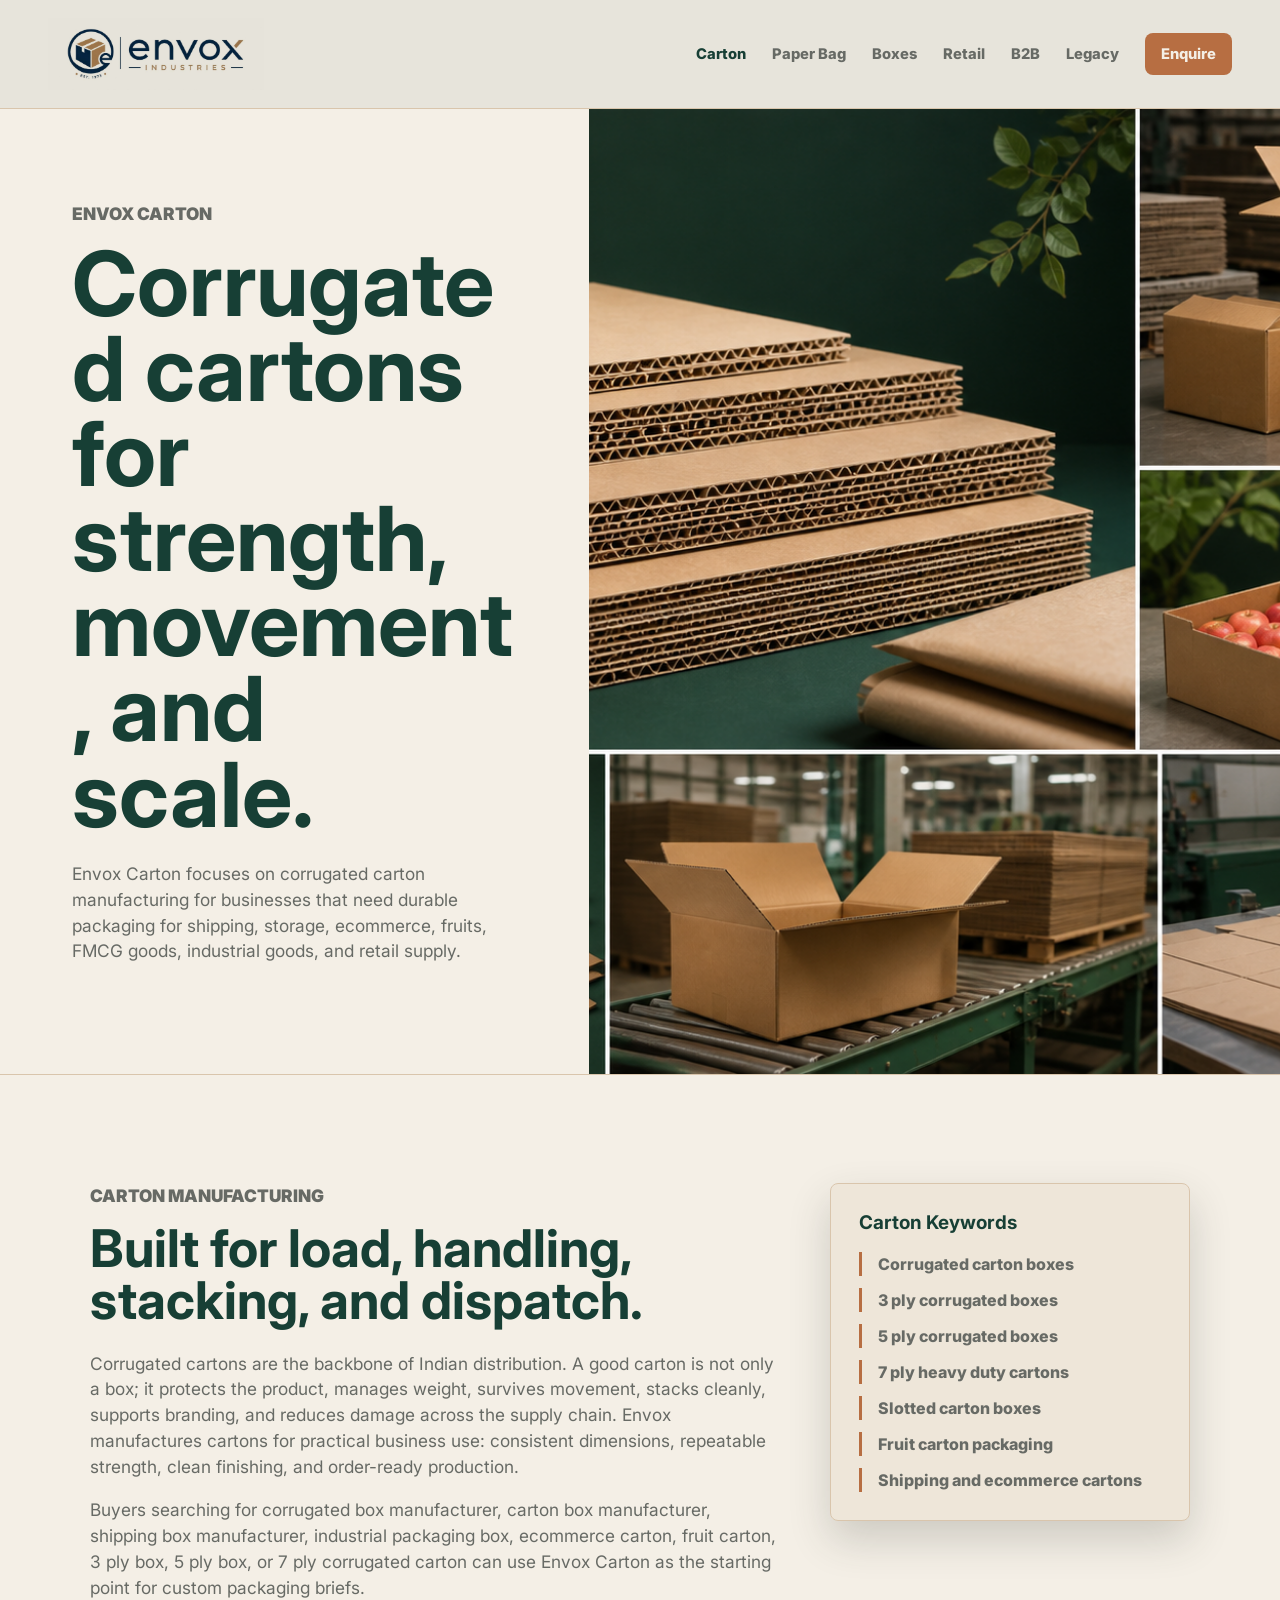
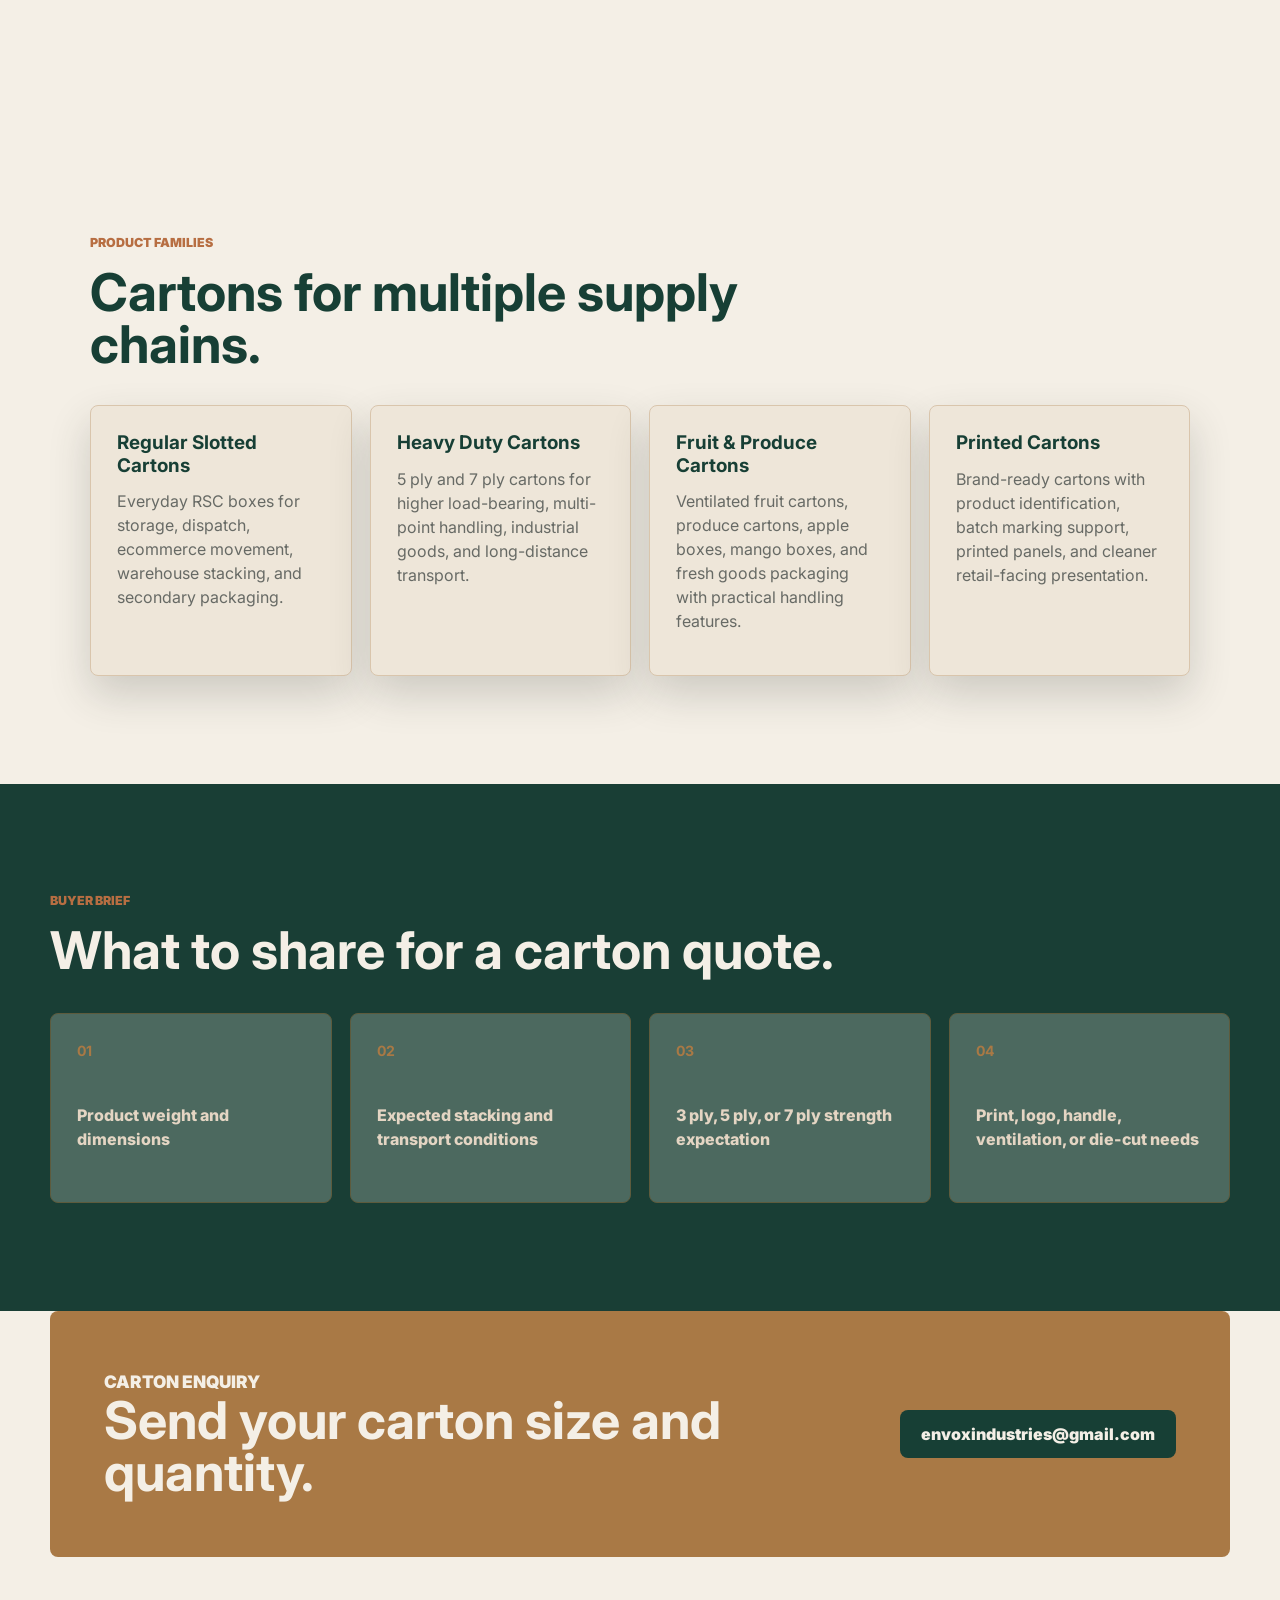
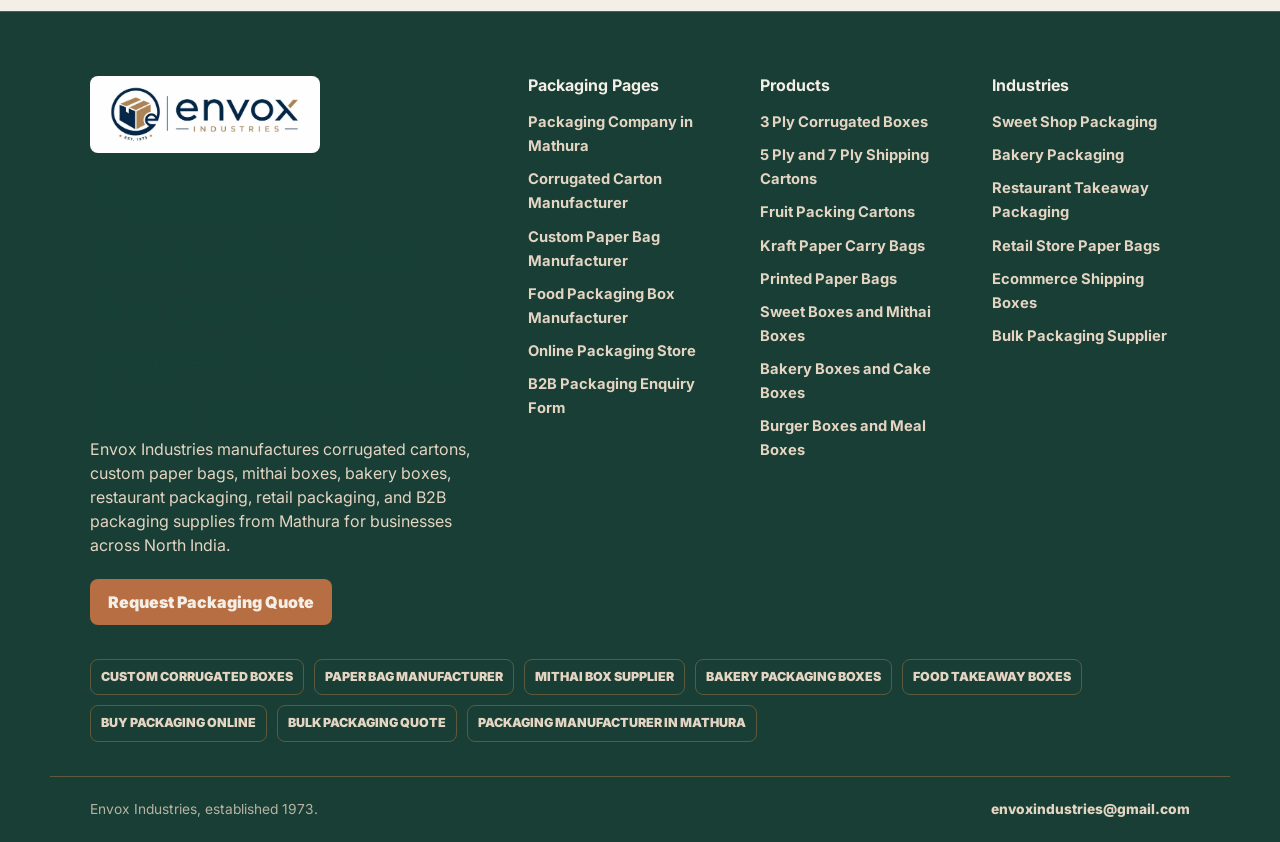
<file: carton.html>
<!doctype html>
<html lang="en">
  <head>
    <meta charset="utf-8">
    <meta name="viewport" content="width=device-width, initial-scale=1">
    <title>Envox Carton | Corrugated Carton & Shipping Box Manufacturer</title>
    <meta
      name="description"
      content="Envox Carton manufactures corrugated cartons, 3 ply boxes, 5 ply boxes, 7 ply cartons, slotted boxes, fruit cartons, ecommerce shipping boxes, and industrial packaging."
    >
    <link rel="preconnect" href="https://fonts.googleapis.com">
    <link rel="preconnect" href="https://fonts.gstatic.com" crossorigin>
    <link href="https://fonts.googleapis.com/css2?family=Inter:wght@400;500;600;700;800;900&display=swap" rel="stylesheet">
    <link rel="stylesheet" href="styles.css">
    <link rel="icon" href="assets/envox-logo.jpg" type="image/jpeg">
  </head>
  <body>
    <header class="site-header">
      <a class="brand" href="index.html" aria-label="Envox Industries home">
        <img class="brand-full-logo" src="assets/envox-full-logo.jpg" alt="Envox Industries">
      </a>
      <nav class="site-nav" aria-label="Primary navigation">
        <a class="active" href="carton.html">Carton</a>
        <a href="paper-bags.html">Paper Bag</a>
        <a href="boxes.html">Boxes</a>
        <a href="retail.html">Retail</a>
        <a href="b2b.html">B2B</a>
        <a href="index.html#legacy">Legacy</a>
        <a class="nav-cta" href="#contact">Enquire</a>
      </nav>
    </header>

    <main>
      <section class="page-hero">
        <div class="page-hero-copy">
          <p class="eyebrow">Envox Carton</p>
          <h1>Corrugated cartons for strength, movement, and scale.</h1>
          <p>
            Envox Carton focuses on corrugated carton manufacturing for
            businesses that need durable packaging for shipping, storage,
            ecommerce, fruits, FMCG goods, industrial goods, and retail supply.
          </p>
        </div>
        <figure class="page-hero-media">
          <img src="assets/envox-carton-collage.png" alt="Corrugated carton product collage">
        </figure>
      </section>

      <section class="content-band">
        <div class="content-main">
          <p class="eyebrow">Carton manufacturing</p>
          <h2>Built for load, handling, stacking, and dispatch.</h2>
          <p>
            Corrugated cartons are the backbone of Indian distribution. A good
            carton is not only a box; it protects the product, manages weight,
            survives movement, stacks cleanly, supports branding, and reduces
            damage across the supply chain. Envox manufactures cartons for
            practical business use: consistent dimensions, repeatable strength,
            clean finishing, and order-ready production.
          </p>
          <p>
            Buyers searching for corrugated box manufacturer, carton box
            manufacturer, shipping box manufacturer, industrial packaging box,
            ecommerce carton, fruit carton, 3 ply box, 5 ply box, or 7 ply
            corrugated carton can use Envox Carton as the starting point for
            custom packaging briefs.
          </p>
        </div>
        <aside class="side-panel">
          <h3>Carton Keywords</h3>
          <ul>
            <li>Corrugated carton boxes</li>
            <li>3 ply corrugated boxes</li>
            <li>5 ply corrugated boxes</li>
            <li>7 ply heavy duty cartons</li>
            <li>Slotted carton boxes</li>
            <li>Fruit carton packaging</li>
            <li>Shipping and ecommerce cartons</li>
          </ul>
        </aside>
      </section>

      <section class="detail-section">
        <div class="section-heading">
          <p class="eyebrow">Product families</p>
          <h2>Cartons for multiple supply chains.</h2>
        </div>
        <div class="detail-grid">
          <article>
            <h3>Regular Slotted Cartons</h3>
            <p>Everyday RSC boxes for storage, dispatch, ecommerce movement, warehouse stacking, and secondary packaging.</p>
          </article>
          <article>
            <h3>Heavy Duty Cartons</h3>
            <p>5 ply and 7 ply cartons for higher load-bearing, multi-point handling, industrial goods, and long-distance transport.</p>
          </article>
          <article>
            <h3>Fruit & Produce Cartons</h3>
            <p>Ventilated fruit cartons, produce cartons, apple boxes, mango boxes, and fresh goods packaging with practical handling features.</p>
          </article>
          <article>
            <h3>Printed Cartons</h3>
            <p>Brand-ready cartons with product identification, batch marking support, printed panels, and cleaner retail-facing presentation.</p>
          </article>
        </div>
      </section>

      <section class="process-section">
        <p class="eyebrow">Buyer brief</p>
        <h2>What to share for a carton quote.</h2>
        <div class="process-grid">
          <article><strong>01</strong><span>Product weight and dimensions</span></article>
          <article><strong>02</strong><span>Expected stacking and transport conditions</span></article>
          <article><strong>03</strong><span>3 ply, 5 ply, or 7 ply strength expectation</span></article>
          <article><strong>04</strong><span>Print, logo, handle, ventilation, or die-cut needs</span></article>
        </div>
      </section>

      <section id="contact" class="contact-section">
        <div>
          <p class="eyebrow">Carton enquiry</p>
          <h2>Send your carton size and quantity.</h2>
        </div>
        <a class="button primary" href="mailto:envoxindustries@gmail.com">envoxindustries@gmail.com</a>
      </section>
    </main>
    <footer class="site-footer" aria-labelledby="footer-title">
      <div class="footer-inner">
        <div class="footer-brand">
          <img class="footer-logo" src="assets/envox-full-logo.jpg" alt="Envox Industries">
          <h2 id="footer-title">Packaging manufacturer for cartons, paper bags, and food boxes.</h2>
          <p>
            Envox Industries manufactures corrugated cartons, custom paper bags,
            mithai boxes, bakery boxes, restaurant packaging, retail packaging,
            and B2B packaging supplies from Mathura for businesses across North
            India.
          </p>
          <a class="footer-cta" href="mailto:envoxindustries@gmail.com">Request Packaging Quote</a>
        </div>
        <nav class="footer-link-grid" aria-label="Footer backlinks">
          <section class="footer-link-group">
            <h2>Packaging Pages</h2>
            <ul>
              <li><a href="index.html">Packaging Company in Mathura</a></li>
              <li><a href="carton.html">Corrugated Carton Manufacturer</a></li>
              <li><a href="paper-bags.html">Custom Paper Bag Manufacturer</a></li>
              <li><a href="boxes.html">Food Packaging Box Manufacturer</a></li>
              <li><a href="retail.html">Online Packaging Store</a></li>
              <li><a href="b2b.html">B2B Packaging Enquiry Form</a></li>
            </ul>
          </section>
          <section class="footer-link-group">
            <h2>Products</h2>
            <ul>
              <li><a href="carton.html">3 Ply Corrugated Boxes</a></li>
              <li><a href="carton.html">5 Ply and 7 Ply Shipping Cartons</a></li>
              <li><a href="carton.html">Fruit Packing Cartons</a></li>
              <li><a href="paper-bags.html">Kraft Paper Carry Bags</a></li>
              <li><a href="paper-bags.html">Printed Paper Bags</a></li>
              <li><a href="boxes.html">Sweet Boxes and Mithai Boxes</a></li>
              <li><a href="boxes.html">Bakery Boxes and Cake Boxes</a></li>
              <li><a href="boxes.html">Burger Boxes and Meal Boxes</a></li>
            </ul>
          </section>
          <section class="footer-link-group">
            <h2>Industries</h2>
            <ul>
              <li><a href="boxes.html">Sweet Shop Packaging</a></li>
              <li><a href="boxes.html">Bakery Packaging</a></li>
              <li><a href="boxes.html">Restaurant Takeaway Packaging</a></li>
              <li><a href="paper-bags.html">Retail Store Paper Bags</a></li>
              <li><a href="carton.html">Ecommerce Shipping Boxes</a></li>
              <li><a href="b2b.html">Bulk Packaging Supplier</a></li>
            </ul>
          </section>
        </nav>
      </div>
      <nav class="footer-keywords" aria-label="Popular packaging searches">
        <a href="carton.html">custom corrugated boxes</a>
        <a href="paper-bags.html">paper bag manufacturer</a>
        <a href="boxes.html">mithai box supplier</a>
        <a href="boxes.html">bakery packaging boxes</a>
        <a href="boxes.html">food takeaway boxes</a>
        <a href="retail.html">buy packaging online</a>
        <a href="b2b.html">bulk packaging quote</a>
        <a href="index.html#contact">packaging manufacturer in Mathura</a>
      </nav>
      <div class="footer-bottom">
        <span>Envox Industries, established 1973.</span>
        <a href="mailto:envoxindustries@gmail.com">envoxindustries@gmail.com</a>
      </div>
    </footer>
  </body>
</html>
</file>
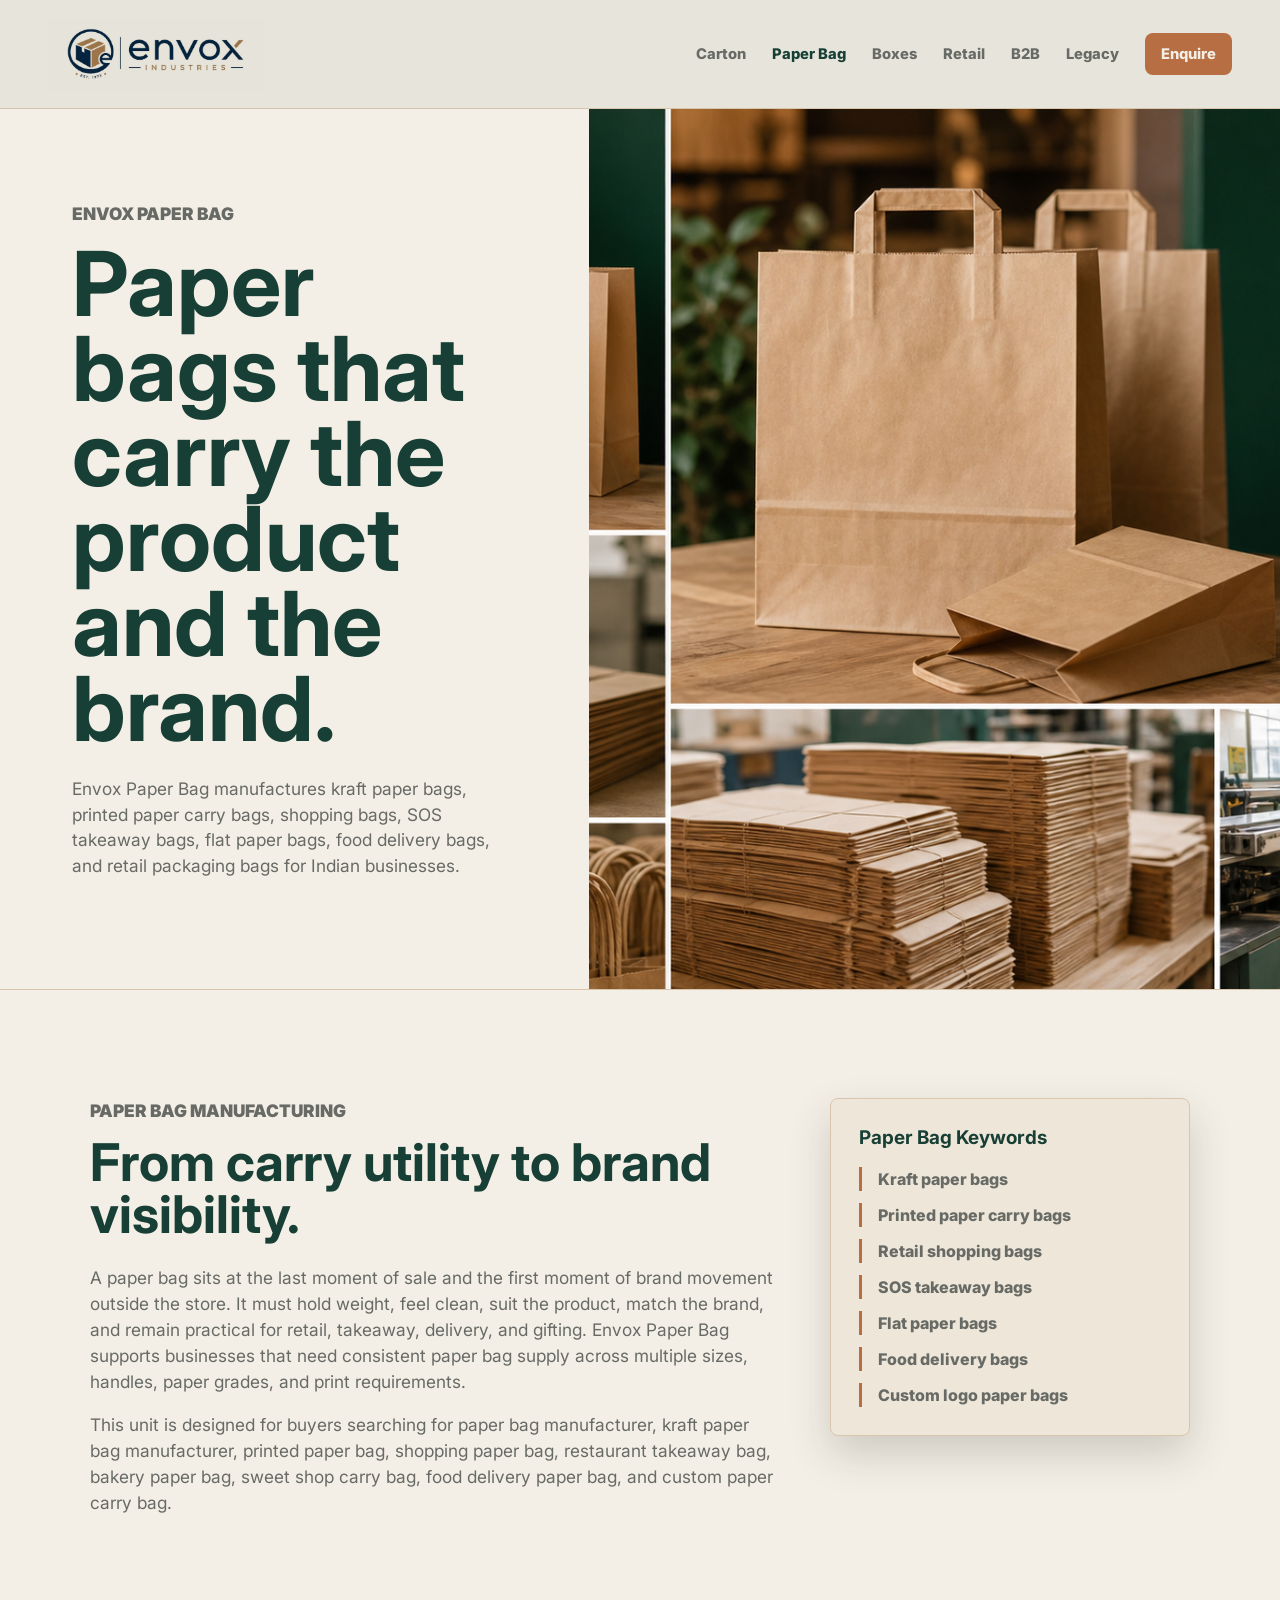
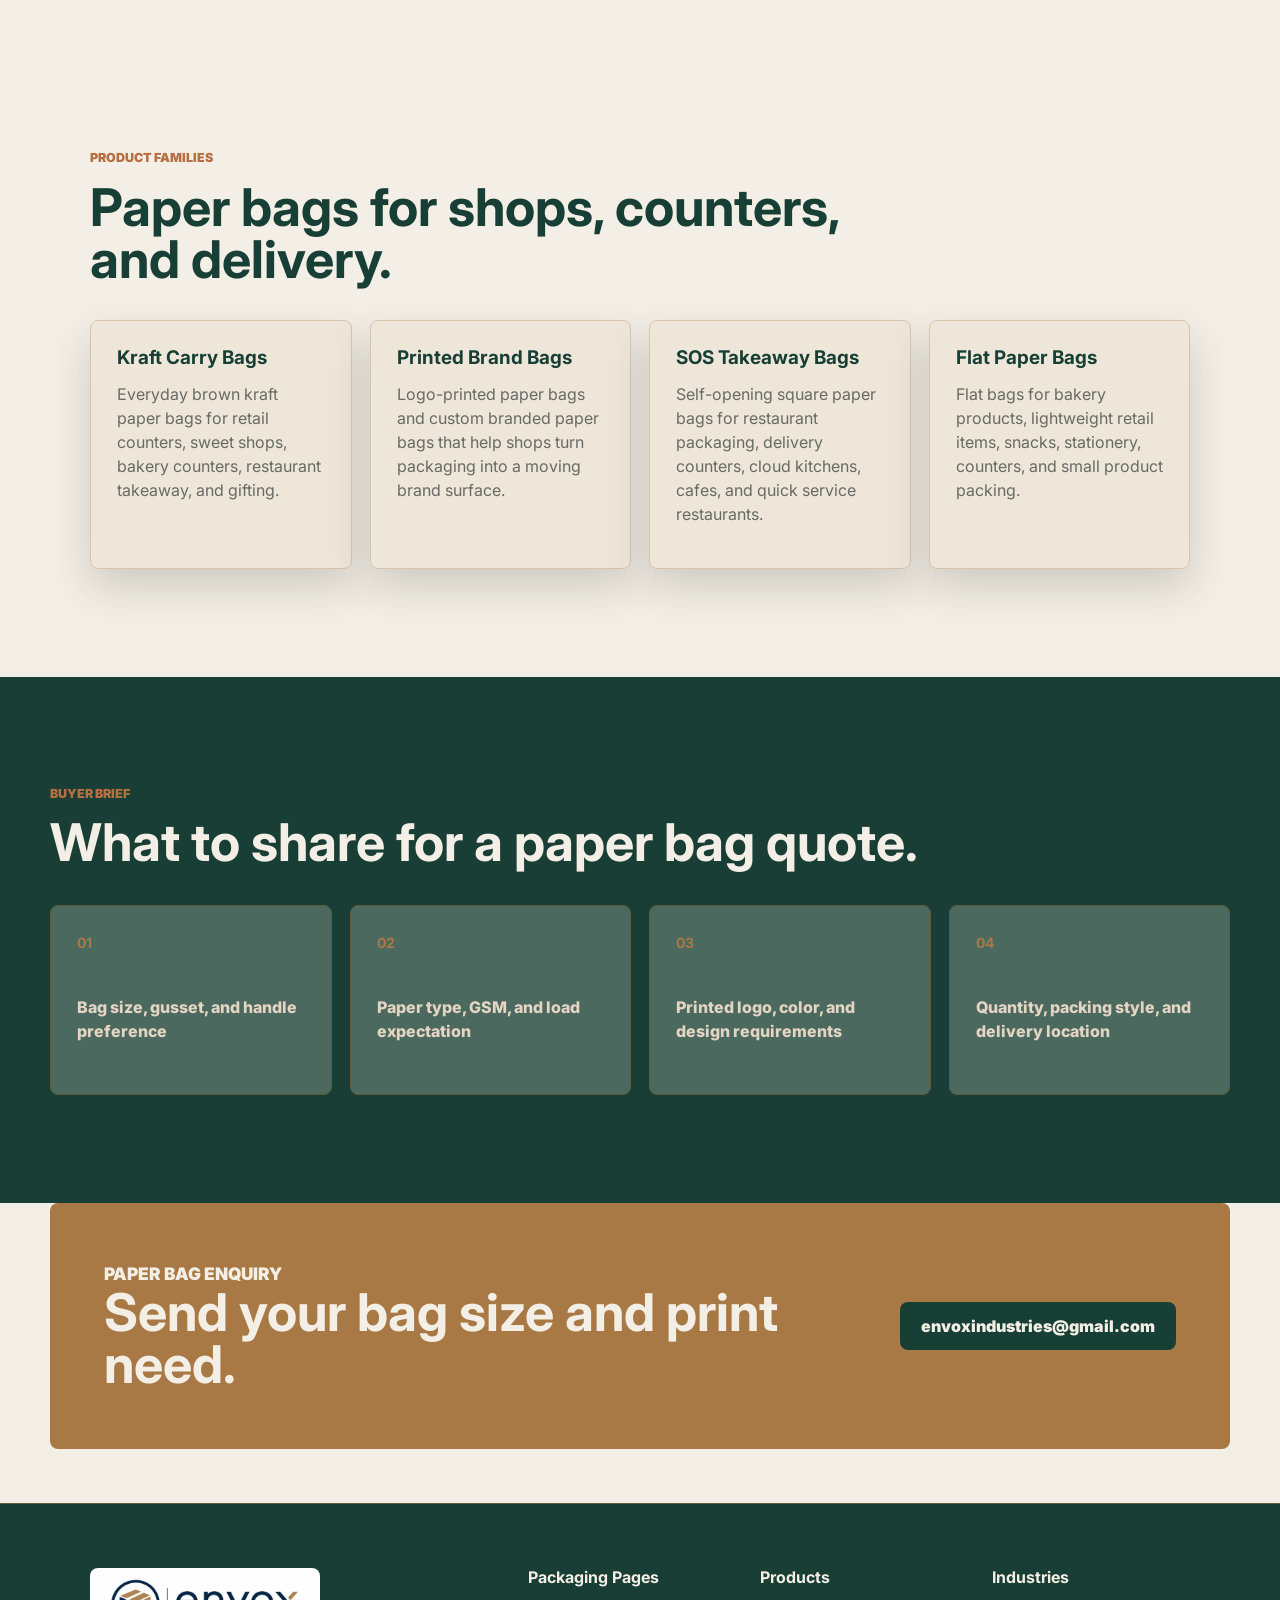
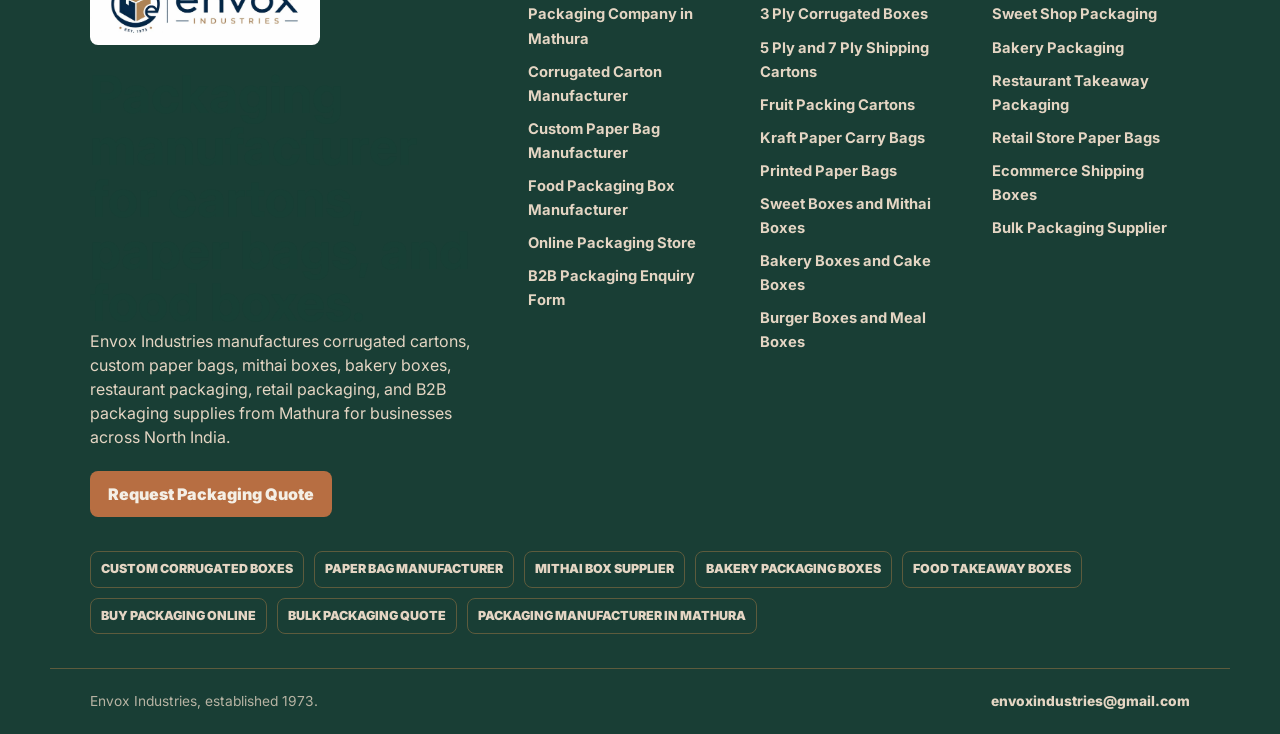
<file: paper-bags.html>
<!doctype html>
<html lang="en">
  <head>
    <meta charset="utf-8">
    <meta name="viewport" content="width=device-width, initial-scale=1">
    <title>Envox Paper Bag | Kraft Paper Bag & Printed Carry Bag Manufacturer</title>
    <meta
      name="description"
      content="Envox Paper Bag manufactures kraft paper bags, printed paper bags, retail carry bags, SOS takeaway bags, flat bags, shopping bags, and restaurant paper bags."
    >
    <link rel="preconnect" href="https://fonts.googleapis.com">
    <link rel="preconnect" href="https://fonts.gstatic.com" crossorigin>
    <link href="https://fonts.googleapis.com/css2?family=Inter:wght@400;500;600;700;800;900&display=swap" rel="stylesheet">
    <link rel="stylesheet" href="styles.css">
    <link rel="icon" href="assets/envox-logo.jpg" type="image/jpeg">
  </head>
  <body>
    <header class="site-header">
      <a class="brand" href="index.html" aria-label="Envox Industries home">
        <img class="brand-full-logo" src="assets/envox-full-logo.jpg" alt="Envox Industries">
      </a>
      <nav class="site-nav" aria-label="Primary navigation">
        <a href="carton.html">Carton</a>
        <a class="active" href="paper-bags.html">Paper Bag</a>
        <a href="boxes.html">Boxes</a>
        <a href="retail.html">Retail</a>
        <a href="b2b.html">B2B</a>
        <a href="index.html#legacy">Legacy</a>
        <a class="nav-cta" href="#contact">Enquire</a>
      </nav>
    </header>

    <main>
      <section class="page-hero">
        <div class="page-hero-copy">
          <p class="eyebrow">Envox Paper Bag</p>
          <h1>Paper bags that carry the product and the brand.</h1>
          <p>
            Envox Paper Bag manufactures kraft paper bags, printed paper carry
            bags, shopping bags, SOS takeaway bags, flat paper bags, food
            delivery bags, and retail packaging bags for Indian businesses.
          </p>
        </div>
        <figure class="page-hero-media">
          <img src="assets/envox-paper-bag-collage.png" alt="Paper bag product collage">
        </figure>
      </section>

      <section class="content-band">
        <div class="content-main">
          <p class="eyebrow">Paper bag manufacturing</p>
          <h2>From carry utility to brand visibility.</h2>
          <p>
            A paper bag sits at the last moment of sale and the first moment of
            brand movement outside the store. It must hold weight, feel clean,
            suit the product, match the brand, and remain practical for retail,
            takeaway, delivery, and gifting. Envox Paper Bag supports businesses
            that need consistent paper bag supply across multiple sizes,
            handles, paper grades, and print requirements.
          </p>
          <p>
            This unit is designed for buyers searching for paper bag
            manufacturer, kraft paper bag manufacturer, printed paper bag,
            shopping paper bag, restaurant takeaway bag, bakery paper bag, sweet
            shop carry bag, food delivery paper bag, and custom paper carry bag.
          </p>
        </div>
        <aside class="side-panel">
          <h3>Paper Bag Keywords</h3>
          <ul>
            <li>Kraft paper bags</li>
            <li>Printed paper carry bags</li>
            <li>Retail shopping bags</li>
            <li>SOS takeaway bags</li>
            <li>Flat paper bags</li>
            <li>Food delivery bags</li>
            <li>Custom logo paper bags</li>
          </ul>
        </aside>
      </section>

      <section class="detail-section">
        <div class="section-heading">
          <p class="eyebrow">Product families</p>
          <h2>Paper bags for shops, counters, and delivery.</h2>
        </div>
        <div class="detail-grid">
          <article>
            <h3>Kraft Carry Bags</h3>
            <p>Everyday brown kraft paper bags for retail counters, sweet shops, bakery counters, restaurant takeaway, and gifting.</p>
          </article>
          <article>
            <h3>Printed Brand Bags</h3>
            <p>Logo-printed paper bags and custom branded paper bags that help shops turn packaging into a moving brand surface.</p>
          </article>
          <article>
            <h3>SOS Takeaway Bags</h3>
            <p>Self-opening square paper bags for restaurant packaging, delivery counters, cloud kitchens, cafes, and quick service restaurants.</p>
          </article>
          <article>
            <h3>Flat Paper Bags</h3>
            <p>Flat bags for bakery products, lightweight retail items, snacks, stationery, counters, and small product packing.</p>
          </article>
        </div>
      </section>

      <section class="process-section">
        <p class="eyebrow">Buyer brief</p>
        <h2>What to share for a paper bag quote.</h2>
        <div class="process-grid">
          <article><strong>01</strong><span>Bag size, gusset, and handle preference</span></article>
          <article><strong>02</strong><span>Paper type, GSM, and load expectation</span></article>
          <article><strong>03</strong><span>Printed logo, color, and design requirements</span></article>
          <article><strong>04</strong><span>Quantity, packing style, and delivery location</span></article>
        </div>
      </section>

      <section id="contact" class="contact-section">
        <div>
          <p class="eyebrow">Paper bag enquiry</p>
          <h2>Send your bag size and print need.</h2>
        </div>
        <a class="button primary" href="mailto:envoxindustries@gmail.com">envoxindustries@gmail.com</a>
      </section>
    </main>
    <footer class="site-footer" aria-labelledby="footer-title">
      <div class="footer-inner">
        <div class="footer-brand">
          <img class="footer-logo" src="assets/envox-full-logo.jpg" alt="Envox Industries">
          <h2 id="footer-title">Packaging manufacturer for cartons, paper bags, and food boxes.</h2>
          <p>
            Envox Industries manufactures corrugated cartons, custom paper bags,
            mithai boxes, bakery boxes, restaurant packaging, retail packaging,
            and B2B packaging supplies from Mathura for businesses across North
            India.
          </p>
          <a class="footer-cta" href="mailto:envoxindustries@gmail.com">Request Packaging Quote</a>
        </div>
        <nav class="footer-link-grid" aria-label="Footer backlinks">
          <section class="footer-link-group">
            <h2>Packaging Pages</h2>
            <ul>
              <li><a href="index.html">Packaging Company in Mathura</a></li>
              <li><a href="carton.html">Corrugated Carton Manufacturer</a></li>
              <li><a href="paper-bags.html">Custom Paper Bag Manufacturer</a></li>
              <li><a href="boxes.html">Food Packaging Box Manufacturer</a></li>
              <li><a href="retail.html">Online Packaging Store</a></li>
              <li><a href="b2b.html">B2B Packaging Enquiry Form</a></li>
            </ul>
          </section>
          <section class="footer-link-group">
            <h2>Products</h2>
            <ul>
              <li><a href="carton.html">3 Ply Corrugated Boxes</a></li>
              <li><a href="carton.html">5 Ply and 7 Ply Shipping Cartons</a></li>
              <li><a href="carton.html">Fruit Packing Cartons</a></li>
              <li><a href="paper-bags.html">Kraft Paper Carry Bags</a></li>
              <li><a href="paper-bags.html">Printed Paper Bags</a></li>
              <li><a href="boxes.html">Sweet Boxes and Mithai Boxes</a></li>
              <li><a href="boxes.html">Bakery Boxes and Cake Boxes</a></li>
              <li><a href="boxes.html">Burger Boxes and Meal Boxes</a></li>
            </ul>
          </section>
          <section class="footer-link-group">
            <h2>Industries</h2>
            <ul>
              <li><a href="boxes.html">Sweet Shop Packaging</a></li>
              <li><a href="boxes.html">Bakery Packaging</a></li>
              <li><a href="boxes.html">Restaurant Takeaway Packaging</a></li>
              <li><a href="paper-bags.html">Retail Store Paper Bags</a></li>
              <li><a href="carton.html">Ecommerce Shipping Boxes</a></li>
              <li><a href="b2b.html">Bulk Packaging Supplier</a></li>
            </ul>
          </section>
        </nav>
      </div>
      <nav class="footer-keywords" aria-label="Popular packaging searches">
        <a href="carton.html">custom corrugated boxes</a>
        <a href="paper-bags.html">paper bag manufacturer</a>
        <a href="boxes.html">mithai box supplier</a>
        <a href="boxes.html">bakery packaging boxes</a>
        <a href="boxes.html">food takeaway boxes</a>
        <a href="retail.html">buy packaging online</a>
        <a href="b2b.html">bulk packaging quote</a>
        <a href="index.html#contact">packaging manufacturer in Mathura</a>
      </nav>
      <div class="footer-bottom">
        <span>Envox Industries, established 1973.</span>
        <a href="mailto:envoxindustries@gmail.com">envoxindustries@gmail.com</a>
      </div>
    </footer>
  </body>
</html>
</file>
<file: styles.css>
:root {
  --color-forest: #173f35;
  --color-kraft: #a97945;
  --color-off-white: #f4efe6;
  --color-graphite: #303633;
  --color-copper: #b76e42;

  --page-bg: var(--color-off-white);
  --surface: color-mix(in srgb, var(--color-off-white) 92%, var(--color-kraft));
  --surface-raised: color-mix(in srgb, var(--color-off-white) 86%, var(--color-kraft));
  --surface-dark: color-mix(in srgb, var(--color-forest) 94%, var(--color-graphite));
  --surface-dark-soft: color-mix(in srgb, var(--color-forest) 76%, var(--color-off-white));
  --text: var(--color-graphite);
  --text-on-dark: var(--color-off-white);
  --muted: color-mix(in srgb, var(--color-graphite) 72%, var(--color-off-white));
  --muted-on-dark: color-mix(in srgb, var(--color-off-white) 78%, var(--color-kraft));
  --line: color-mix(in srgb, var(--color-kraft) 36%, var(--color-off-white));
  --line-dark: color-mix(in srgb, var(--color-kraft) 48%, var(--color-forest));
  --shadow: color-mix(in srgb, var(--color-graphite) 20%, transparent);

  --radius: 8px;
  --container: 1180px;
}

* {
  box-sizing: border-box;
}

html {
  scroll-behavior: smooth;
}

body {
  margin: 0;
  overflow-x: hidden;
  background: var(--page-bg);
  color: var(--text);
  font-family: Inter, Arial, sans-serif;
  line-height: 1.5;
}

img {
  display: block;
  max-width: 100%;
}

a {
  color: inherit;
  text-decoration: none;
}

p {
  margin-top: 0;
}

h1,
h2,
h3 {
  margin-top: 0;
  color: var(--color-forest);
  letter-spacing: 0;
}

h1 {
  margin-bottom: 24px;
  max-width: 12ch;
  overflow-wrap: break-word;
  font-size: 5.6rem;
  line-height: 0.95;
}

h2 {
  margin-bottom: 0;
  font-size: 3.25rem;
  line-height: 1;
}

h3 {
  margin-bottom: 12px;
  font-size: 1.18rem;
  line-height: 1.2;
}

.site-header {
  position: sticky;
  top: 0;
  z-index: 20;
  display: flex;
  align-items: center;
  justify-content: space-between;
  gap: 24px;
  padding: 18px 48px;
  border-bottom: 1px solid var(--line);
  background: color-mix(in srgb, var(--color-off-white) 94%, var(--color-forest));
  backdrop-filter: blur(14px);
}

.brand {
  display: inline-flex;
  align-items: center;
  gap: 0;
  min-width: 0;
}

.brand-mark {
  width: 58px;
  height: 58px;
  border-radius: var(--radius);
  flex: 0 0 auto;
}

.brand-full-logo {
  display: block;
  width: 280px;
  max-width: 36vw;
  height: 72px;
  object-fit: contain;
  object-position: left center;
  mix-blend-mode: multiply;
}

.brand strong,
.brand small {
  display: block;
}

.brand strong {
  font-size: 1rem;
  line-height: 1.1;
}

.brand small {
  margin-top: 2px;
  color: var(--muted);
  font-size: 0.74rem;
  font-weight: 800;
  text-transform: uppercase;
}

.site-nav {
  display: flex;
  align-items: center;
  gap: 26px;
  color: var(--muted);
  font-size: 0.92rem;
  font-weight: 800;
}

.site-nav a {
  white-space: nowrap;
}

.site-nav a.active {
  color: var(--color-forest);
}

.nav-cta {
  padding: 10px 16px;
  border-radius: var(--radius);
  background: var(--color-copper);
  color: var(--text-on-dark);
}

.home-hero,
.page-hero {
  display: grid;
  grid-template-columns: minmax(0, 0.92fr) minmax(360px, 1.08fr);
  min-height: calc(100vh - 79px);
  border-bottom: 1px solid var(--line);
}

.page-hero {
  min-height: 720px;
}

.hero-copy,
.page-hero-copy {
  display: flex;
  flex-direction: column;
  justify-content: center;
  width: 100%;
  min-width: 0;
  max-width: 760px;
  padding: 92px 72px;
}

.page-hero-copy h1 {
  max-width: 13ch;
}

.eyebrow {
  margin: 0 0 14px;
  color: var(--color-copper);
  font-size: 0.78rem;
  font-weight: 900;
  letter-spacing: 0;
  text-transform: uppercase;
}

.hero-text,
.hero-copy p,
.page-hero-copy p,
.content-main p,
.intro-section p,
.legacy-section p,
.contact-section p {
  color: var(--muted);
  font-size: 1.08rem;
}

.hero-actions {
  display: flex;
  flex-wrap: wrap;
  gap: 12px;
  margin-top: 18px;
}

.button {
  display: inline-flex;
  align-items: center;
  justify-content: center;
  min-height: 48px;
  padding: 0 20px;
  border: 1px solid transparent;
  border-radius: var(--radius);
  font-weight: 900;
}

.button.primary {
  background: var(--color-forest);
  color: var(--text-on-dark);
}

.button.secondary {
  border-color: var(--color-kraft);
  color: var(--color-forest);
}

.text-link {
  display: inline-flex;
  width: fit-content;
  margin-top: 16px;
  padding-bottom: 4px;
  border-bottom: 2px solid var(--color-copper);
  color: var(--color-forest);
  font-weight: 900;
}

.hero-media,
.page-hero-media {
  min-height: 460px;
  margin: 0;
  overflow: hidden;
}

.hero-media img,
.page-hero-media img,
.section-collage img {
  width: 100%;
  height: 100%;
  object-fit: cover;
}

.stats-band {
  display: grid;
  grid-template-columns: repeat(4, 1fr);
  max-width: var(--container);
  margin: 0 auto;
  padding: 28px 40px;
  border-bottom: 1px solid var(--line);
}

.stats-band div {
  padding: 14px 18px;
  border-left: 1px solid var(--line);
}

.stats-band div:first-child {
  border-left: 0;
}

.stats-band strong,
.stats-band span {
  display: block;
}

.stats-band strong {
  color: var(--color-forest);
  font-size: 2.4rem;
  line-height: 1;
}

.stats-band span {
  margin-top: 8px;
  color: var(--muted);
  font-size: 0.9rem;
  font-weight: 800;
}

.intro-section,
.market-section,
.detail-section,
.process-section,
.content-band,
.legacy-section {
  max-width: var(--container);
  margin: 0 auto;
  padding: 108px 40px;
}

.intro-section {
  max-width: 980px;
  text-align: center;
}

.intro-section h2 {
  margin-bottom: 22px;
}

.intro-section p {
  margin-bottom: 0;
}

.unit-showcase {
  display: grid;
  grid-template-columns: minmax(0, 0.84fr) minmax(420px, 1.16fr);
  min-height: 760px;
  border-top: 1px solid var(--line);
}

.unit-showcase.reverse {
  grid-template-columns: minmax(420px, 1.16fr) minmax(0, 0.84fr);
}

.unit-showcase.reverse .unit-showcase-copy {
  order: 2;
}

.unit-showcase.reverse .section-collage {
  order: 1;
}

.unit-showcase-copy {
  display: flex;
  flex-direction: column;
  justify-content: center;
  padding: 84px 72px;
}

.unit-showcase-copy p {
  max-width: 58ch;
  color: var(--muted);
  font-size: 1.05rem;
}

.keyword-list {
  display: grid;
  gap: 10px;
  margin: 18px 0 0;
  padding: 0;
  list-style: none;
}

.keyword-list li {
  padding: 10px 0 10px 18px;
  border-left: 3px solid var(--color-kraft);
  color: var(--muted);
  font-weight: 800;
}

.section-collage {
  min-height: 520px;
  margin: 0;
  overflow: hidden;
}

.section-heading {
  max-width: 780px;
  margin-bottom: 34px;
}

.market-grid,
.detail-grid {
  display: grid;
  grid-template-columns: repeat(4, 1fr);
  gap: 18px;
}

.market-grid article,
.detail-grid article,
.side-panel,
.process-grid article {
  border: 1px solid var(--line);
  border-radius: var(--radius);
  background: var(--surface);
  box-shadow: 0 18px 42px var(--shadow);
}

.market-grid article,
.detail-grid article {
  min-height: 230px;
  padding: 26px;
}

.market-grid p,
.detail-grid p,
.side-panel li {
  color: var(--muted);
}

.channel-section {
  display: grid;
  grid-template-columns: minmax(0, 0.9fr) minmax(340px, 0.6fr);
  gap: 42px;
  align-items: stretch;
  max-width: var(--container);
  margin: 0 auto;
  padding: 108px 40px;
  border-top: 1px solid var(--line);
}

.channel-section.reverse {
  grid-template-columns: minmax(340px, 0.6fr) minmax(0, 0.9fr);
}

.channel-section.reverse .channel-copy {
  order: 2;
}

.channel-section.reverse .channel-panel {
  order: 1;
}

.channel-copy {
  display: flex;
  flex-direction: column;
  justify-content: center;
}

.channel-copy h2 {
  margin-bottom: 22px;
}

.channel-copy p {
  max-width: 64ch;
  color: var(--muted);
  font-size: 1.06rem;
}

.channel-copy .button {
  width: fit-content;
  margin-top: 12px;
}

.channel-panel {
  display: flex;
  flex-direction: column;
  justify-content: flex-end;
  min-height: 380px;
  padding: 34px;
  border: 1px solid var(--line-dark);
  border-radius: var(--radius);
  background: var(--surface-dark);
  box-shadow: 0 18px 42px var(--shadow);
}

.channel-panel span {
  margin-bottom: auto;
  color: var(--color-kraft);
  font-size: 0.82rem;
  font-weight: 900;
  text-transform: uppercase;
}

.channel-panel strong {
  display: block;
  color: var(--text-on-dark);
  font-size: 2rem;
  line-height: 1.05;
}

.channel-panel p {
  margin: 18px 0 0;
  color: var(--muted-on-dark);
}

.legacy-section {
  display: grid;
  grid-template-columns: minmax(0, 0.9fr) minmax(300px, 0.72fr);
  gap: 86px;
  align-items: end;
}

.legacy-section p {
  margin-bottom: 0;
}

.contact-section {
  display: flex;
  align-items: center;
  justify-content: space-between;
  gap: 28px;
  max-width: var(--container);
  margin: 0 auto 54px;
  padding: 58px 54px;
  border-radius: var(--radius);
  background: var(--color-kraft);
  color: var(--text-on-dark);
}

.contact-section h2,
.contact-section .eyebrow,
.contact-section p {
  color: var(--text-on-dark);
}

.contact-section p {
  max-width: 62ch;
  margin-bottom: 0;
}

.contact-section .button.primary {
  flex: 0 0 auto;
  background: var(--color-forest);
  color: var(--text-on-dark);
  white-space: nowrap;
}

.site-footer {
  border-top: 1px solid var(--line-dark);
  background: var(--surface-dark);
  color: var(--muted-on-dark);
}

.footer-inner {
  display: grid;
  grid-template-columns: minmax(260px, 1.15fr) minmax(0, 2fr);
  gap: 58px;
  max-width: var(--container);
  margin: 0 auto;
  padding: 64px 40px 34px;
}

.footer-brand {
  min-width: 0;
}

.footer-logo {
  width: 230px;
  max-width: 100%;
  height: auto;
  margin-bottom: 24px;
  border-radius: var(--radius);
  background: var(--color-off-white);
  mix-blend-mode: normal;
}

.footer-brand p {
  max-width: 44ch;
  margin-bottom: 22px;
}

.footer-cta {
  display: inline-flex;
  align-items: center;
  min-height: 46px;
  padding: 0 18px;
  border-radius: var(--radius);
  background: var(--color-copper);
  color: var(--text-on-dark);
  font-weight: 900;
}

.footer-link-grid {
  display: grid;
  grid-template-columns: repeat(3, minmax(0, 1fr));
  gap: 34px;
}

.footer-link-group h2 {
  margin-bottom: 14px;
  color: var(--text-on-dark);
  font-size: 1rem;
  line-height: 1.2;
}

.footer-link-group ul {
  display: grid;
  gap: 9px;
  margin: 0;
  padding: 0;
  list-style: none;
}

.footer-link-group a {
  color: var(--muted-on-dark);
  font-size: 0.92rem;
  font-weight: 700;
}

.footer-link-group a:hover,
.footer-link-group a:focus-visible {
  color: var(--text-on-dark);
}

.footer-keywords {
  display: flex;
  flex-wrap: wrap;
  gap: 10px;
  max-width: var(--container);
  margin: 0 auto;
  padding: 0 40px 34px;
}

.footer-keywords a {
  padding: 8px 10px;
  border: 1px solid var(--line-dark);
  border-radius: var(--radius);
  color: var(--muted-on-dark);
  font-size: 0.78rem;
  font-weight: 900;
  text-transform: uppercase;
}

.footer-keywords a:hover,
.footer-keywords a:focus-visible {
  border-color: var(--color-kraft);
  color: var(--text-on-dark);
}

.footer-bottom {
  display: flex;
  justify-content: space-between;
  gap: 18px;
  max-width: var(--container);
  margin: 0 auto;
  padding: 22px 40px;
  border-top: 1px solid var(--line-dark);
  color: color-mix(in srgb, var(--muted-on-dark) 78%, transparent);
  font-size: 0.86rem;
}

.footer-bottom a {
  color: var(--muted-on-dark);
  font-weight: 800;
}

.content-band {
  display: grid;
  grid-template-columns: minmax(0, 1fr) 360px;
  gap: 48px;
  align-items: start;
}

.content-main h2 {
  margin-bottom: 24px;
}

.side-panel {
  position: sticky;
  top: 112px;
  padding: 28px;
}

.side-panel ul {
  display: grid;
  gap: 12px;
  margin: 18px 0 0;
  padding: 0;
  list-style: none;
}

.side-panel li {
  padding-left: 16px;
  border-left: 3px solid var(--color-copper);
  font-weight: 800;
}

.process-section {
  max-width: none;
  background: var(--surface-dark);
}

.process-section > .eyebrow,
.process-section > h2,
.process-grid {
  max-width: var(--container);
  margin-right: auto;
  margin-left: auto;
}

.process-section h2 {
  color: var(--text-on-dark);
}

.process-grid {
  display: grid;
  grid-template-columns: repeat(4, 1fr);
  gap: 18px;
  margin-top: 36px;
}

.process-grid article {
  min-height: 190px;
  padding: 26px;
  border-color: var(--line-dark);
  background: var(--surface-dark-soft);
  box-shadow: none;
}

.process-grid strong {
  display: block;
  margin-bottom: 42px;
  color: var(--color-kraft);
  font-size: 0.88rem;
}

.process-grid span {
  color: var(--muted-on-dark);
  font-weight: 800;
}

.retail-hero h1 {
  max-width: 10ch;
}

.commerce-section,
.checkout-section,
.b2b-builder-section,
.b2b-form-section {
  max-width: var(--container);
  margin: 0 auto;
  padding: 108px 40px;
}

.shop-layout {
  display: grid;
  grid-template-columns: minmax(0, 1fr) 390px;
  gap: 34px;
  align-items: start;
}

.retail-grid {
  display: grid;
  grid-template-columns: repeat(2, 1fr);
  gap: 18px;
}

.retail-card,
.bag-panel,
.payment-panel,
.unit-tree,
.selected-panel,
.b2b-form,
.checkout-form {
  border: 1px solid var(--line);
  border-radius: var(--radius);
  background: var(--surface);
  box-shadow: 0 18px 42px var(--shadow);
}

.retail-card {
  display: flex;
  flex-direction: column;
  min-height: 390px;
  overflow: hidden;
  padding: 26px;
}

.retail-card-image {
  aspect-ratio: 4 / 3;
  background: #f5f0e9;
  border-bottom: 1px solid rgba(52, 38, 24, 0.1);
  margin: -26px -26px 18px;
  overflow: hidden;
}

.retail-card-image img {
  display: block;
  height: 100%;
  object-fit: cover;
  width: 100%;
}

.retail-card-topline {
  display: flex;
  align-items: center;
  justify-content: space-between;
  gap: 12px;
}

.retail-card span,
.retail-card small {
  color: var(--color-kraft);
  font-weight: 900;
}

.retail-card p {
  color: var(--muted);
}

.retail-card .button {
  width: 100%;
  margin-top: auto;
}

.variant-picker {
  margin-top: 18px;
  font-size: 0.82rem;
}

.variant-picker select {
  min-height: 48px;
  border: 1px solid var(--line);
  border-radius: var(--radius);
  background: var(--page-bg);
  color: var(--color-graphite);
  font: inherit;
  font-weight: 700;
  padding: 0 14px;
}

.retail-card-meta {
  display: flex;
  align-items: baseline;
  justify-content: space-between;
  gap: 12px;
  margin: 18px 0;
}

.retail-card-meta strong {
  color: var(--color-forest);
  font-size: 1.35rem;
}

.retail-sku {
  display: grid;
  gap: 3px;
  text-align: right;
}

.retail-sku span {
  color: var(--color-forest);
  font-size: 0.78rem;
}

.bag-panel {
  position: sticky;
  top: 112px;
  padding: 28px;
}

.bag-header,
.bag-total,
.bag-item,
.retail-card-meta {
  display: flex;
  align-items: center;
  justify-content: space-between;
}

.count-pill {
  display: grid;
  width: 42px;
  height: 42px;
  place-items: center;
  border-radius: 999px;
  background: var(--color-forest);
  color: var(--text-on-dark);
  font-weight: 900;
}

.bag-items {
  display: grid;
  gap: 12px;
  margin: 22px 0;
}

.bag-item {
  gap: 12px;
  padding: 14px 0;
  border-top: 1px solid var(--line);
}

.bag-item strong,
.bag-item span {
  display: block;
}

.bag-item span,
.bag-item small,
.empty-state,
.form-note {
  color: var(--muted);
}

.bag-item small {
  display: block;
  margin-top: 4px;
  font-size: 0.78rem;
}

.bag-qty {
  display: inline-flex;
  align-items: center;
  gap: 8px;
}

.bag-qty button,
.selected-chip button {
  border: 1px solid var(--line);
  border-radius: var(--radius);
  background: var(--page-bg);
  color: var(--color-forest);
  font: inherit;
  font-weight: 900;
  cursor: pointer;
}

.bag-qty button {
  width: 30px;
  height: 30px;
}

.bag-total {
  padding: 18px 0;
  border-top: 1px solid var(--line);
}

.bag-total strong {
  color: var(--color-forest);
  font-size: 1.35rem;
}

.checkout-cart-summary {
  display: grid;
  gap: 12px;
  margin: 18px 0;
  padding: 16px;
  border: 1px solid var(--line);
  border-radius: var(--radius);
  background: var(--page-bg);
}

.checkout-summary-header,
.checkout-summary-line {
  display: flex;
  align-items: center;
  justify-content: space-between;
  gap: 12px;
}

.checkout-summary-line {
  color: var(--muted);
  font-size: 0.9rem;
}

.checkout-summary-line strong {
  color: var(--color-forest);
  white-space: nowrap;
}

.checkout-layout,
.b2b-layout {
  display: grid;
  grid-template-columns: minmax(0, 1fr) 390px;
  gap: 28px;
  align-items: start;
}

.checkout-form,
.b2b-form {
  display: grid;
  grid-template-columns: repeat(2, 1fr);
  gap: 18px;
  padding: 28px;
}

label {
  display: grid;
  gap: 8px;
  color: var(--color-forest);
  font-weight: 900;
}

input,
select,
textarea {
  width: 100%;
  border: 1px solid var(--line);
  border-radius: var(--radius);
  background: var(--page-bg);
  color: var(--text);
  font: inherit;
  padding: 13px 14px;
}

textarea {
  resize: vertical;
}

.full-span {
  grid-column: 1 / -1;
}

.payment-panel {
  padding: 30px;
}

.payment-panel p,
.payment-panel li {
  color: var(--muted);
}

.payment-panel ul {
  display: grid;
  gap: 12px;
  margin: 18px 0 24px;
  padding: 0;
  list-style: none;
}

.payment-panel li {
  padding-left: 16px;
  border-left: 3px solid var(--color-copper);
  font-weight: 800;
}

.b2b-layout {
  grid-template-columns: minmax(0, 1fr) 360px;
}

.product-tree {
  display: grid;
  gap: 18px;
}

.unit-tree {
  padding: 26px;
}

.tree-group {
  margin-top: 18px;
  border-top: 1px solid var(--line);
  padding-top: 18px;
}

.tree-group-title {
  width: 100%;
  border: 0;
  background: transparent;
  color: var(--color-forest);
  cursor: pointer;
  font: inherit;
  font-weight: 900;
  text-align: left;
}

.tree-products {
  display: grid;
  grid-template-columns: repeat(2, 1fr);
  gap: 10px;
  margin-top: 14px;
}

.product-check {
  display: flex;
  align-items: flex-start;
  gap: 10px;
  padding: 12px;
  border: 1px solid var(--line);
  border-radius: var(--radius);
  background: var(--page-bg);
  color: var(--muted);
  font-weight: 800;
}

.product-check input {
  width: auto;
  margin-top: 3px;
}

.selected-panel {
  position: sticky;
  top: 112px;
  padding: 26px;
}

.selected-products {
  display: grid;
  gap: 12px;
}

.selected-chip {
  display: grid;
  gap: 8px;
  padding: 14px;
  border: 1px solid var(--line);
  border-radius: var(--radius);
  background: var(--page-bg);
}

.selected-chip span {
  color: var(--muted);
  font-size: 0.9rem;
  font-weight: 800;
}

.selected-chip button {
  width: fit-content;
  padding: 8px 10px;
}

.logo-intro h1 {
  max-width: 10ch;
  margin-right: auto;
  margin-left: auto;
}

.logo-options-grid {
  display: grid;
  gap: 24px;
  max-width: var(--container);
  margin: 0 auto;
  padding: 0 40px 108px;
}

.logo-option-card {
  display: grid;
  grid-template-columns: minmax(0, 1fr) 320px;
  gap: 28px;
  align-items: center;
  padding: 22px;
  border: 1px solid var(--line);
  border-radius: var(--radius);
  background: var(--surface);
  box-shadow: 0 18px 42px var(--shadow);
}

.logo-option-card img {
  width: 100%;
  border: 1px solid var(--line);
  border-radius: var(--radius);
}

.logo-option-card h2 {
  margin-bottom: 14px;
  font-size: 2rem;
}

.logo-option-card p {
  margin-bottom: 0;
  color: var(--muted);
}

.logo-inspiration {
  display: grid;
  grid-template-columns: 320px minmax(0, 1fr);
  gap: 28px;
  align-items: center;
  max-width: var(--container);
  margin: 0 auto;
  padding: 0 40px 48px;
}

.logo-inspiration p {
  color: var(--muted);
}

.logo-inspiration img {
  width: 100%;
  border: 1px solid var(--line);
  border-radius: var(--radius);
  background: var(--surface);
}

.print-logo-grid {
  display: grid;
  grid-template-columns: repeat(2, minmax(0, 1fr));
  gap: 24px;
  max-width: var(--container);
  margin: 0 auto;
  padding: 0 40px 108px;
}

.print-logo-card {
  display: grid;
  grid-template-columns: 180px minmax(0, 1fr);
  gap: 24px;
  align-items: center;
  min-height: 260px;
  padding: 28px;
  border: 1px solid var(--line);
  border-radius: var(--radius);
  background: var(--surface);
  box-shadow: 0 18px 42px var(--shadow);
}

.print-logo-preview {
  display: grid;
  min-height: 180px;
  place-items: center;
  border: 1px solid var(--line);
  border-radius: var(--radius);
  background: var(--page-bg);
}

.print-logo-preview img {
  width: 132px;
  height: 132px;
}

.print-logo-card h2 {
  margin-bottom: 14px;
  font-size: 1.9rem;
}

.print-logo-card p:last-child {
  margin-bottom: 0;
  color: var(--muted);
}

.round-logo-grid {
  display: grid;
  grid-template-columns: repeat(4, minmax(0, 1fr));
  gap: 18px;
  max-width: var(--container);
  margin: 0 auto;
  padding: 0 40px 108px;
}

.round-logo-grid article {
  min-height: 360px;
  padding: 22px;
  border: 1px solid var(--line);
  border-radius: var(--radius);
  background: var(--surface);
  box-shadow: 0 18px 42px var(--shadow);
}

.round-logo-grid img {
  width: 100%;
  aspect-ratio: 1;
  padding: 28px;
  border: 1px solid var(--line);
  border-radius: var(--radius);
  background: var(--page-bg);
}

.round-logo-grid h2 {
  margin: 18px 0 10px;
  font-size: 1.4rem;
}

.round-logo-grid p {
  margin-bottom: 0;
  color: var(--muted);
}

.wordmark-grid {
  display: grid;
  grid-template-columns: repeat(2, minmax(0, 1fr));
  gap: 24px;
  max-width: var(--container);
  margin: 0 auto;
  padding: 0 40px 108px;
}

.wordmark-grid article {
  padding: 24px;
  border: 1px solid var(--line);
  border-radius: var(--radius);
  background: var(--surface);
  box-shadow: 0 18px 42px var(--shadow);
}

.wordmark-grid img {
  width: 100%;
  border: 1px solid var(--line);
  border-radius: var(--radius);
}

.wordmark-grid h2 {
  margin: 20px 0 10px;
  font-size: 1.65rem;
}

.wordmark-grid p {
  margin-bottom: 0;
  color: var(--muted);
}

@media (max-width: 1120px) {
  h1 {
    font-size: 4.4rem;
  }

  h2 {
    font-size: 2.7rem;
  }

  .site-header {
    padding: 18px 28px;
  }

  .home-hero,
  .page-hero,
  .unit-showcase,
  .unit-showcase.reverse,
  .content-band,
  .legacy-section,
  .channel-section,
  .channel-section.reverse,
  .shop-layout,
  .checkout-layout,
  .b2b-layout {
    grid-template-columns: 1fr;
  }

  .unit-showcase.reverse .unit-showcase-copy,
  .unit-showcase.reverse .section-collage,
  .channel-section.reverse .channel-copy,
  .channel-section.reverse .channel-panel {
    order: initial;
  }

  .side-panel,
  .bag-panel,
  .selected-panel {
    position: static;
  }

  .market-grid,
  .detail-grid,
  .process-grid,
  .retail-grid,
  .footer-link-grid {
    grid-template-columns: repeat(2, 1fr);
  }

  .footer-inner {
    grid-template-columns: 1fr;
    gap: 40px;
  }
}

@media (max-width: 720px) {
  h1 {
    max-width: 11ch;
    font-size: 3.05rem;
    line-height: 0.98;
  }

  h2 {
    font-size: 2.05rem;
    line-height: 1.05;
  }

  .site-header {
    align-items: flex-start;
    flex-direction: column;
    gap: 16px;
    padding: 16px;
  }

  .brand-mark {
    width: 48px;
    height: 48px;
  }

  .brand-full-logo {
    width: 230px;
    max-width: 78vw;
    height: 58px;
  }

  .site-nav {
    display: grid;
    grid-template-columns: repeat(3, max-content);
    width: 100%;
    gap: 16px;
    align-items: center;
    justify-content: start;
    overflow-x: visible;
    padding-bottom: 4px;
    font-size: 0.86rem;
  }

  .hero-copy,
  .page-hero-copy,
  .unit-showcase-copy {
    max-width: none;
    padding: 52px 24px 56px;
  }

  .home-hero,
  .page-hero,
  .unit-showcase {
    min-height: auto;
  }

  .hero-media,
  .page-hero-media,
  .section-collage {
    min-height: 340px;
  }

  .stats-band,
  .market-grid,
  .detail-grid,
  .process-grid,
  .retail-grid,
  .checkout-form,
  .b2b-form,
  .tree-products {
    grid-template-columns: 1fr;
  }

  .stats-band,
  .intro-section,
  .market-section,
  .detail-section,
  .process-section,
  .content-band,
  .legacy-section,
  .channel-section,
  .commerce-section,
  .checkout-section,
  .b2b-builder-section,
  .b2b-form-section {
    padding: 64px 24px;
  }

  .footer-inner {
    padding: 52px 24px 28px;
  }

  .footer-link-grid {
    grid-template-columns: 1fr;
    gap: 28px;
  }

  .footer-keywords {
    padding: 0 24px 28px;
  }

  .footer-keywords a {
    max-width: 100%;
  }

  .footer-bottom {
    align-items: flex-start;
    flex-direction: column;
    padding: 20px 24px 24px;
  }

  .logo-options-grid {
    padding: 0 24px 64px;
  }

  .logo-option-card {
    grid-template-columns: 1fr;
  }

  .logo-option-card h2 {
    font-size: 1.55rem;
  }

  .logo-inspiration,
  .print-logo-grid,
  .round-logo-grid,
  .wordmark-grid {
    grid-template-columns: 1fr;
    padding-right: 24px;
    padding-left: 24px;
  }

  .print-logo-card {
    grid-template-columns: 1fr;
  }

  .stats-band div,
  .stats-band div:first-child {
    border-top: 1px solid var(--line);
    border-left: 0;
  }

  .stats-band div:first-child {
    border-top: 0;
  }

  .market-grid article,
  .detail-grid article {
    min-height: 190px;
  }

  .contact-section {
    align-items: stretch;
    flex-direction: column;
    margin: 0 0 28px;
    padding: 38px 24px;
    border-radius: 0;
  }

  .hero-actions,
  .button {
    width: 100%;
  }

  .channel-copy .button {
    width: 100%;
  }

  .channel-panel,
  .retail-card,
  .bag-panel,
  .payment-panel,
  .unit-tree,
  .selected-panel,
  .checkout-form,
  .b2b-form {
    box-shadow: none;
  }
}
</file>
